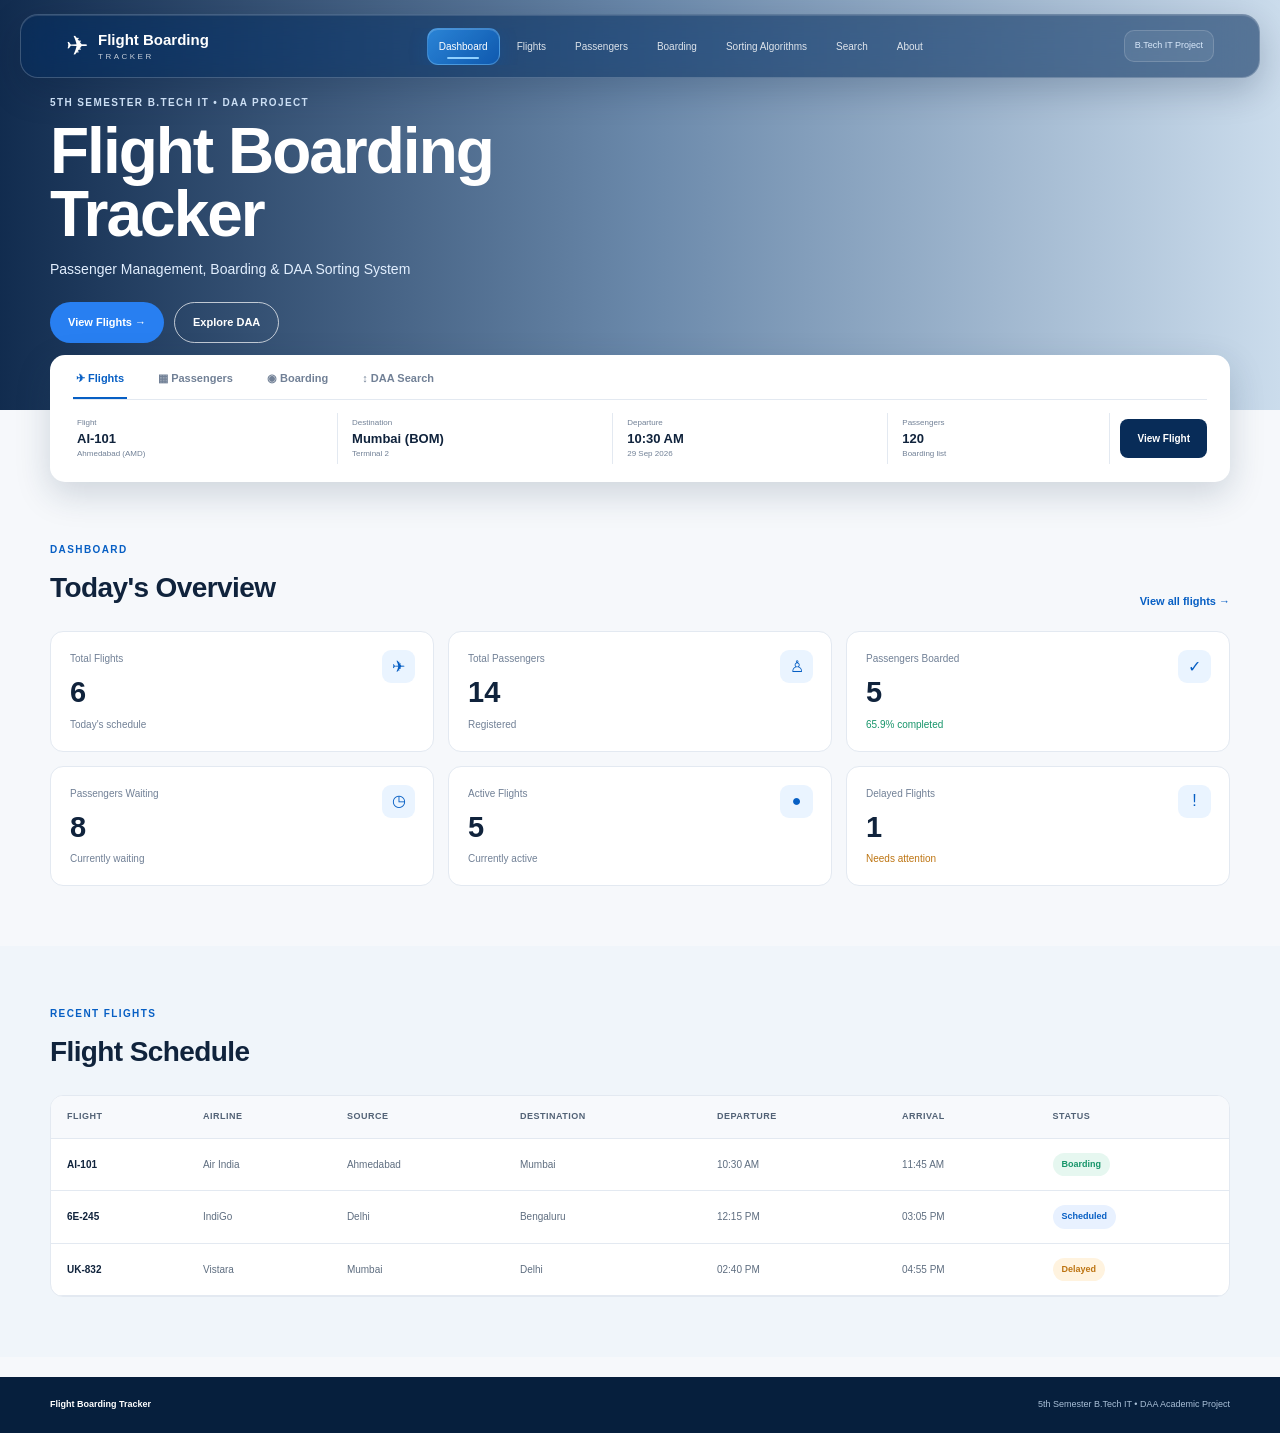
<file: DAA project final 1.0/index.html>
<!DOCTYPE html>
<html lang="en">
<head>
<meta charset="UTF-8">
<meta name="viewport" content="width=device-width, initial-scale=1.0">
<title>Flight Boarding Tracker - Dashboard</title>
<link rel="stylesheet" href="style.css">
</head>
<body>
<header class="topbar">
  <div class="container nav">
    <a class="brand" href="index.html"><span class="brand-mark">✈</span><span><strong>Flight Boarding</strong><small>TRACKER</small></span></a>
    <nav class="main-nav">
      <a class="active" href="index.html">Dashboard</a><a href="flights.html">Flights</a><a href="passengers.html">Passengers</a><a href="boarding.html">Boarding</a><a href="sorting.html">Sorting Algorithms</a><a href="search.html">Search</a><a href="about.html">About</a>
    </nav>
    <span class="student-badge">B.Tech IT Project</span>
  </div>
</header>

<section class="hero">
  <div class="hero-overlay"></div>
  <div class="container hero-content">
    <p class="eyebrow">5th Semester B.Tech IT • DAA Project</p>
    <h1>Flight Boarding<br>Tracker</h1>
    <p>Passenger Management, Boarding &amp; DAA Sorting System</p>
    <div class="hero-buttons"><a class="btn primary" href="flights.html">View Flights →</a><a class="btn outline" href="sorting.html">Explore DAA</a></div>
  </div>
</section>

<section class="search-panel container">
  <div class="search-tabs"><b class="active">✈ Flights</b><b>▦ Passengers</b><b>◉ Boarding</b><b>↕ DAA Search</b></div>
  <div class="search-fields">
    <div class="field"><span>Flight</span><strong>AI-101</strong><small>Ahmedabad (AMD)</small></div>
    <div class="field"><span>Destination</span><strong>Mumbai (BOM)</strong><small>Terminal 2</small></div>
    <div class="field"><span>Departure</span><strong>10:30 AM</strong><small>29 Sep 2026</small></div>
    <div class="field"><span>Passengers</span><strong>120</strong><small>Boarding list</small></div>
    <a class="search-btn" href="flights.html">View Flight</a>
  </div>
</section>

<main>
<section class="section">
<div class="container">
<div class="section-heading"><div><p class="eyebrow dark">Dashboard</p><h2>Today's Overview</h2></div><a class="text-link" href="flights.html">View all flights →</a></div>
<div class="stats-grid">
<div class="stat-card"><span class="stat-icon">✈</span><small>Total Flights</small><strong>18</strong><em>Today's schedule</em></div>
<div class="stat-card"><span class="stat-icon">♙</span><small>Total Passengers</small><strong>1,284</strong><em>Registered</em></div>
<div class="stat-card"><span class="stat-icon">✓</span><small>Passengers Boarded</small><strong>846</strong><em class="good-text">65.9% completed</em></div>
<div class="stat-card"><span class="stat-icon">◷</span><small>Passengers Waiting</small><strong>382</strong><em>Currently waiting</em></div>
<div class="stat-card"><span class="stat-icon">●</span><small>Active Flights</small><strong>7</strong><em>Currently active</em></div>
<div class="stat-card"><span class="stat-icon">!</span><small>Delayed Flights</small><strong>2</strong><em class="warning-text">Needs attention</em></div>
</div>
</div>
</section>

<section class="section light">
<div class="container">
<div class="section-heading"><div><p class="eyebrow dark">Recent Flights</p><h2>Flight Schedule</h2></div></div>
<div class="table-wrap"><table><thead><tr><th>Flight</th><th>Airline</th><th>Source</th><th>Destination</th><th>Departure</th><th>Arrival</th><th>Status</th></tr></thead>
<tbody>
<tr><td><b>AI-101</b></td><td>Air India</td><td>Ahmedabad</td><td>Mumbai</td><td>10:30 AM</td><td>11:45 AM</td><td><span class="badge green">Boarding</span></td></tr>
<tr><td><b>6E-245</b></td><td>IndiGo</td><td>Delhi</td><td>Bengaluru</td><td>12:15 PM</td><td>03:05 PM</td><td><span class="badge blue">Scheduled</span></td></tr>
<tr><td><b>UK-832</b></td><td>Vistara</td><td>Mumbai</td><td>Delhi</td><td>02:40 PM</td><td>04:55 PM</td><td><span class="badge orange">Delayed</span></td></tr>
</tbody></table></div>
</div>
</section>
</main>
<footer><div class="container footer-inner"><b>Flight Boarding Tracker</b><span>5th Semester B.Tech IT • DAA Academic Project</span></div></footer>
    <script src="js/script.js"></script>
</body>
</html>
</file>
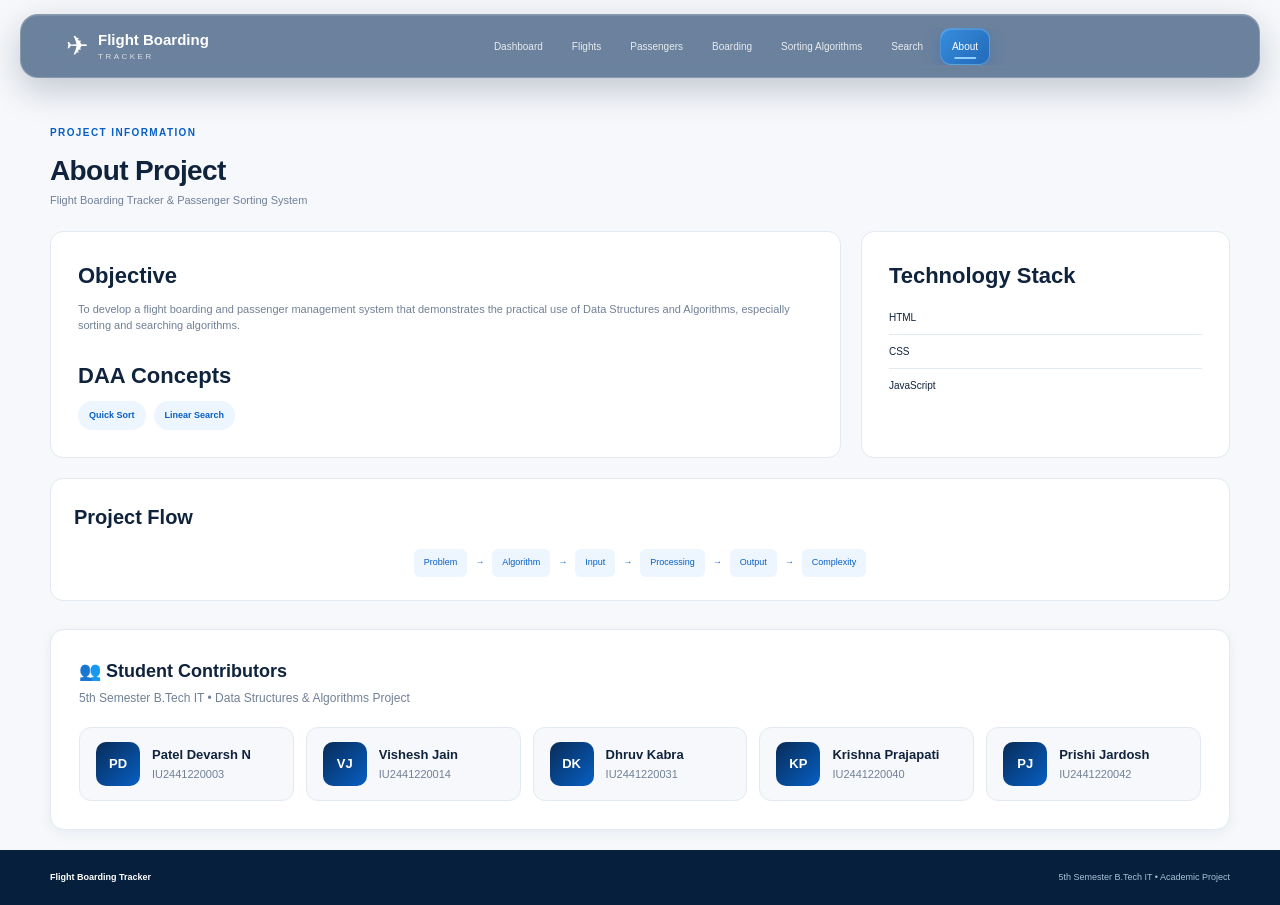
<file: DAA project final 1.0/about.html>
<!DOCTYPE html>
<html lang="en"><head><meta charset="UTF-8"><meta name="viewport" content="width=device-width,initial-scale=1.0"><title>About Project - Flight Boarding Tracker</title><link rel="stylesheet" href="style.css"></head>
<body>
<header class="topbar inner-top"><div class="container nav"><a class="brand" href="index.html"><span class="brand-mark">✈</span><span><strong>Flight Boarding</strong><small>TRACKER</small></span></a><nav class="main-nav"><a href="index.html">Dashboard</a><a href="flights.html">Flights</a><a href="passengers.html">Passengers</a><a href="boarding.html">Boarding</a><a href="sorting.html">Sorting Algorithms</a><a href="search.html">Search</a><a class="active" href="about.html">About</a></nav></div></header>
<main class="page"><div class="container">
<div class="page-heading"><div><p class="eyebrow dark">Project Information</p><h1>About Project</h1><p>Flight Boarding Tracker &amp; Passenger Sorting System</p></div></div>
<div class="about-layout"><div class="about-main"><h2>Objective</h2><p>To develop a flight boarding and passenger management system that demonstrates the practical use of Data Structures and Algorithms, especially sorting and searching algorithms.</p><h2>DAA Concepts</h2><div class="concepts"><span>Quick Sort</span><span>Linear Search</span></div></div>
<div class="tech-card"><h2>Technology Stack</h2><ul><li>HTML</li><li>CSS</li><li>JavaScript</li></ul></div></div>
<div class="how-card"><h2>Project Flow</h2><div class="flow-grid"><span>Problem</span><i>→</i><span>Algorithm</span><i>→</i><span>Input</span><i>→</i><span>Processing</span><i>→</i><span>Output</span><i>→</i><span>Complexity</span></div></div>
<div class="team-section">
<h2 class="team-title">👥 Student Contributors</h2>
<p class="team-subtitle">5th Semester B.Tech IT • Data Structures & Algorithms Project</p>
<div class="team-grid">
<div class="team-card">
<div class="team-avatar">PD</div>
<div class="team-info"><h3>Patel Devarsh N</h3><p class="team-id">IU2441220003</p></div>
</div>
<div class="team-card">
<div class="team-avatar">VJ</div>
<div class="team-info"><h3>Vishesh Jain</h3><p class="team-id">IU2441220014</p></div>
</div>
<div class="team-card">
<div class="team-avatar">DK</div>
<div class="team-info"><h3>Dhruv Kabra</h3><p class="team-id">IU2441220031</p></div>
</div>
<div class="team-card">
<div class="team-avatar">KP</div>
<div class="team-info"><h3>Krishna Prajapati</h3><p class="team-id">IU2441220040</p></div>
</div>
<div class="team-card">
<div class="team-avatar">PJ</div>
<div class="team-info"><h3>Prishi Jardosh</h3><p class="team-id">IU2441220042</p></div>
</div>
</div>
</div>
</div></main><footer><div class="container footer-inner"><b>Flight Boarding Tracker</b><span>5th Semester B.Tech IT • Academic Project</span></div></footer>    <script src="js/script.js"></script>
</body></html>
</file>
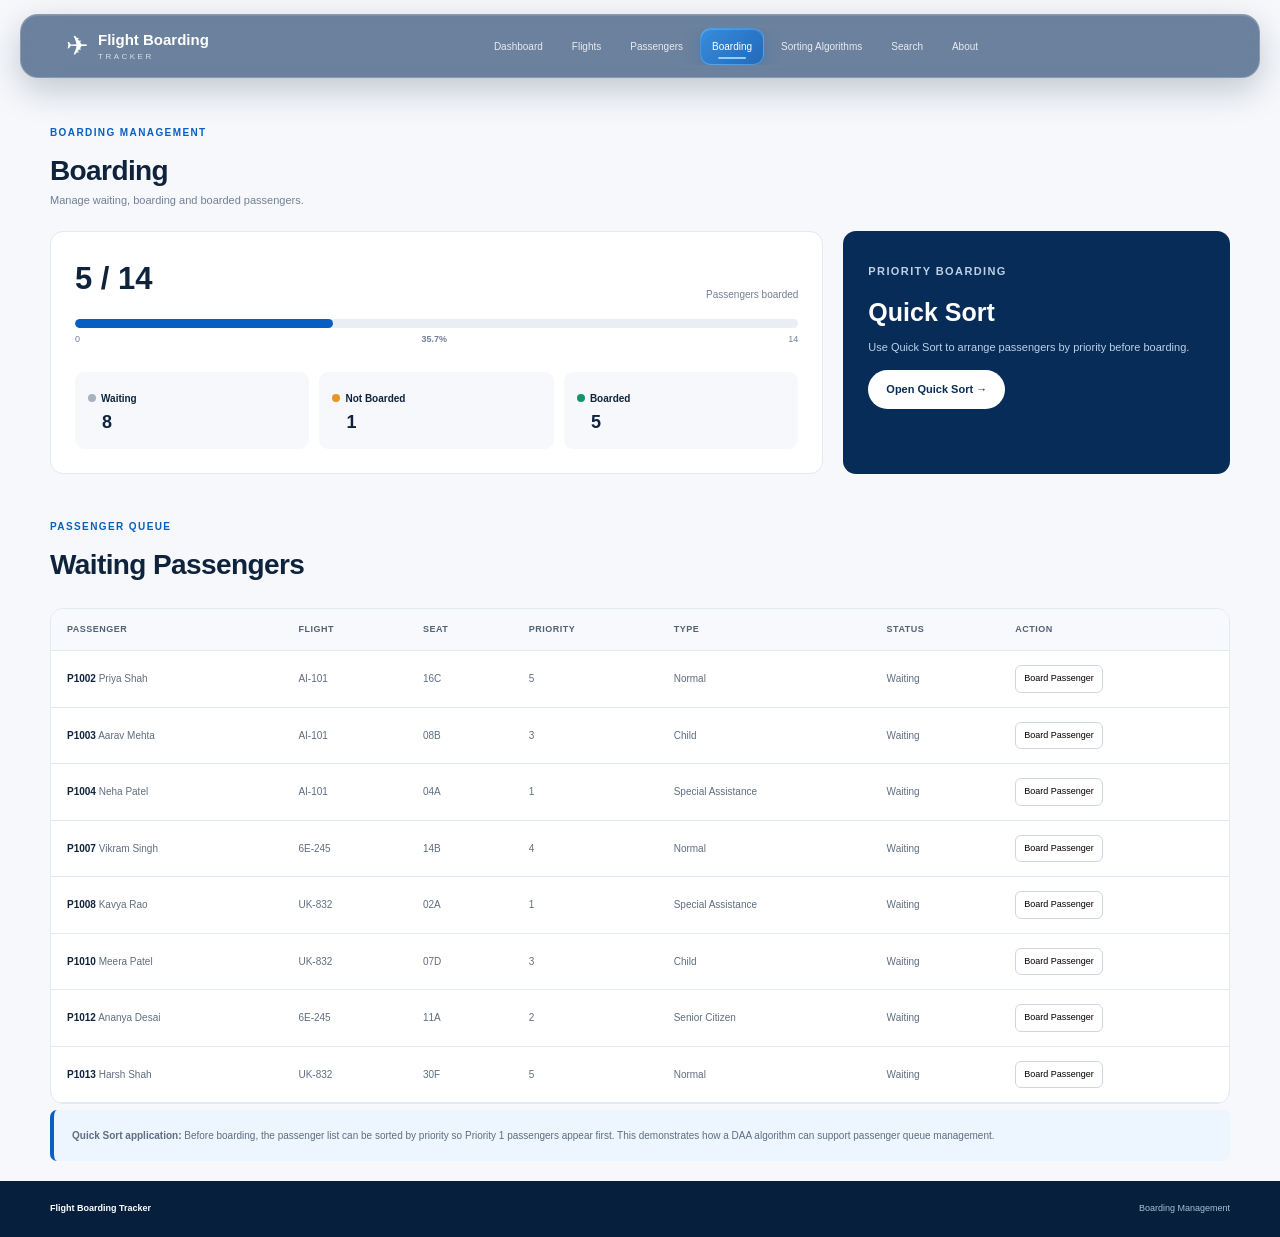
<file: DAA project final 1.0/boarding.html>
<!DOCTYPE html><html lang="en"><head><meta charset="UTF-8"><meta name="viewport" content="width=device-width,initial-scale=1.0"><title>Boarding - Flight Boarding Tracker</title><link rel="stylesheet" href="style.css"></head><body>
<header class="topbar inner-top"><div class="container nav"><a class="brand" href="index.html"><span class="brand-mark">✈</span><span><strong>Flight Boarding</strong><small>TRACKER</small></span></a><nav class="main-nav"><a href="index.html">Dashboard</a><a href="flights.html">Flights</a><a href="passengers.html">Passengers</a><a class="active" href="boarding.html">Boarding</a><a href="sorting.html">Sorting Algorithms</a><a href="search.html">Search</a><a href="about.html">About</a></nav></div></header>
<main class="page"><div class="container"><div class="page-heading"><div><p class="eyebrow dark">Boarding Management</p><h1>Boarding</h1><p>Manage waiting, boarding and boarded passengers.</p></div></div>
<div class="boarding-main"><div class="boarding-card"><div class="boarding-number"><strong id="boardedCount">5 / 14</strong><span>Passengers boarded</span></div><div class="progress"><span id="boardingProgress" style="width:35.7%"></span></div><div class="progress-labels"><span>0</span><b id="boardingPercent">35.7%</b><span id="totalCount">14</span></div><div class="boarding-columns"><div><span class="dot waiting"></span><b>Waiting</b><strong id="waitingCount">8</strong></div><div><span class="dot boarding"></span><b>Not Boarded</b><strong id="notBoardedCount">1</strong></div><div><span class="dot boarded"></span><b>Boarded</b><strong id="boardedOnly">5</strong></div></div></div><div class="priority-card"><p class="eyebrow">Priority Boarding</p><h2>Quick Sort</h2><p>Use Quick Sort to arrange passengers by priority before boarding.</p><a class="btn white" href="sorting.html">Open Quick Sort →</a></div></div>
<div class="section-heading margin-top"><div><p class="eyebrow dark">Passenger Queue</p><h2>Waiting Passengers</h2></div></div><div class="table-wrap"><table><thead><tr><th>Passenger</th><th>Flight</th><th>Seat</th><th>Priority</th><th>Type</th><th>Status</th><th>Action</th></tr></thead><tbody></tbody></table></div>
<div class="info-banner"><b>Quick Sort application:</b> Before boarding, the passenger list can be sorted by priority so Priority 1 passengers appear first. This demonstrates how a DAA algorithm can support passenger queue management.</div></div></main>
<footer><div class="container footer-inner"><b>Flight Boarding Tracker</b><span>Boarding Management</span></div></footer><script src="js/script.js"></script></body></html>
</file>
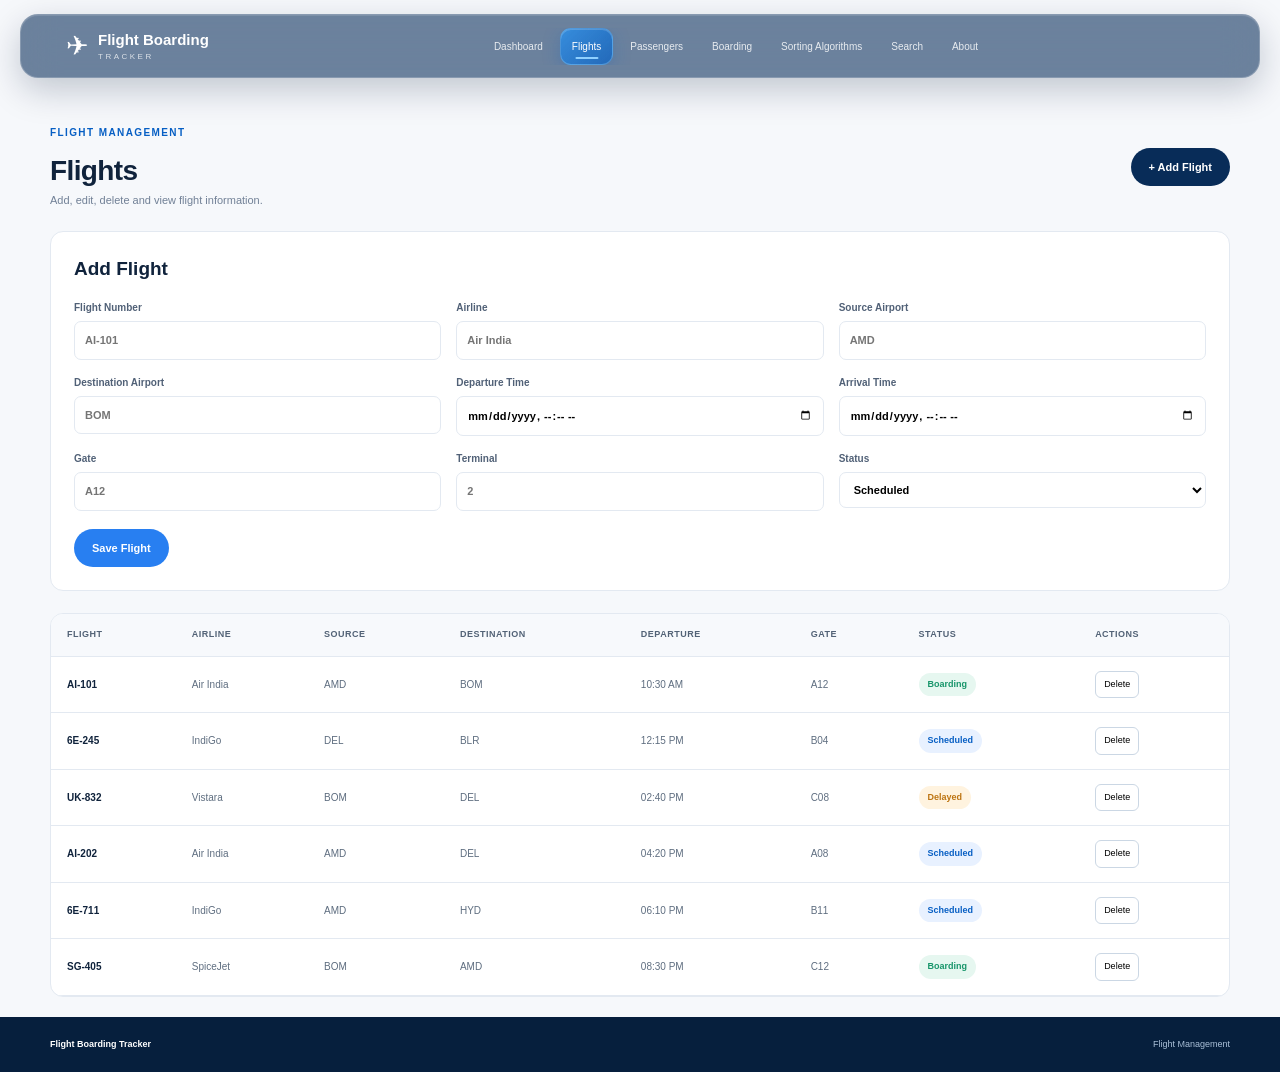
<file: DAA project final 1.0/flights.html>
<!DOCTYPE html>
<html lang="en"><head><meta charset="UTF-8"><meta name="viewport" content="width=device-width,initial-scale=1.0"><title>Flights - Flight Boarding Tracker</title><link rel="stylesheet" href="style.css"></head>
<body>
<header class="topbar inner-top"><div class="container nav"><a class="brand" href="index.html"><span class="brand-mark">✈</span><span><strong>Flight Boarding</strong><small>TRACKER</small></span></a><nav class="main-nav"><a href="index.html">Dashboard</a><a class="active" href="flights.html">Flights</a><a href="passengers.html">Passengers</a><a href="boarding.html">Boarding</a><a href="sorting.html">Sorting Algorithms</a><a href="search.html">Search</a><a href="about.html">About</a></nav></div></header>
<main class="page">
<div class="container">
<div class="page-heading"><div><p class="eyebrow dark">Flight Management</p><h1>Flights</h1><p>Add, edit, delete and view flight information.</p></div><button class="btn dark-btn">+ Add Flight</button></div>
<div class="form-card">
<h2>Add Flight</h2><div class="form-grid">
<label>Flight Number<input placeholder="AI-101"></label><label>Airline<input placeholder="Air India"></label><label>Source Airport<input placeholder="AMD"></label><label>Destination Airport<input placeholder="BOM"></label><label>Departure Time<input type="datetime-local"></label><label>Arrival Time<input type="datetime-local"></label><label>Gate<input placeholder="A12"></label><label>Terminal<input placeholder="2"></label><label>Status<select><option>Scheduled</option><option>Boarding</option><option>Departed</option><option>Delayed</option><option>Cancelled</option><option>Arrived</option></select></label>
</div><button class="btn primary-btn">Save Flight</button></div>
<div class="table-wrap"><table><thead><tr><th>Flight</th><th>Airline</th><th>Source</th><th>Destination</th><th>Departure</th><th>Gate</th><th>Status</th><th>Actions</th></tr></thead><tbody>
<tr><td><b>AI-101</b></td><td>Air India</td><td>AMD</td><td>BOM</td><td>10:30 AM</td><td>A12</td><td><span class="badge green">Boarding</span></td><td><button class="small-btn">Edit</button><button class="small-btn danger">Delete</button></td></tr>
<tr><td><b>6E-245</b></td><td>IndiGo</td><td>DEL</td><td>BLR</td><td>12:15 PM</td><td>B04</td><td><span class="badge blue">Scheduled</span></td><td><button class="small-btn">Edit</button><button class="small-btn danger">Delete</button></td></tr>
<tr><td><b>UK-832</b></td><td>Vistara</td><td>BOM</td><td>DEL</td><td>02:40 PM</td><td>C08</td><td><span class="badge orange">Delayed</span></td><td><button class="small-btn">Edit</button><button class="small-btn danger">Delete</button></td></tr>
</tbody></table></div>
</div></main>
<footer><div class="container footer-inner"><b>Flight Boarding Tracker</b><span>Flight Management</span></div></footer>
    <script src="js/script.js"></script>
</body></html>
</file>
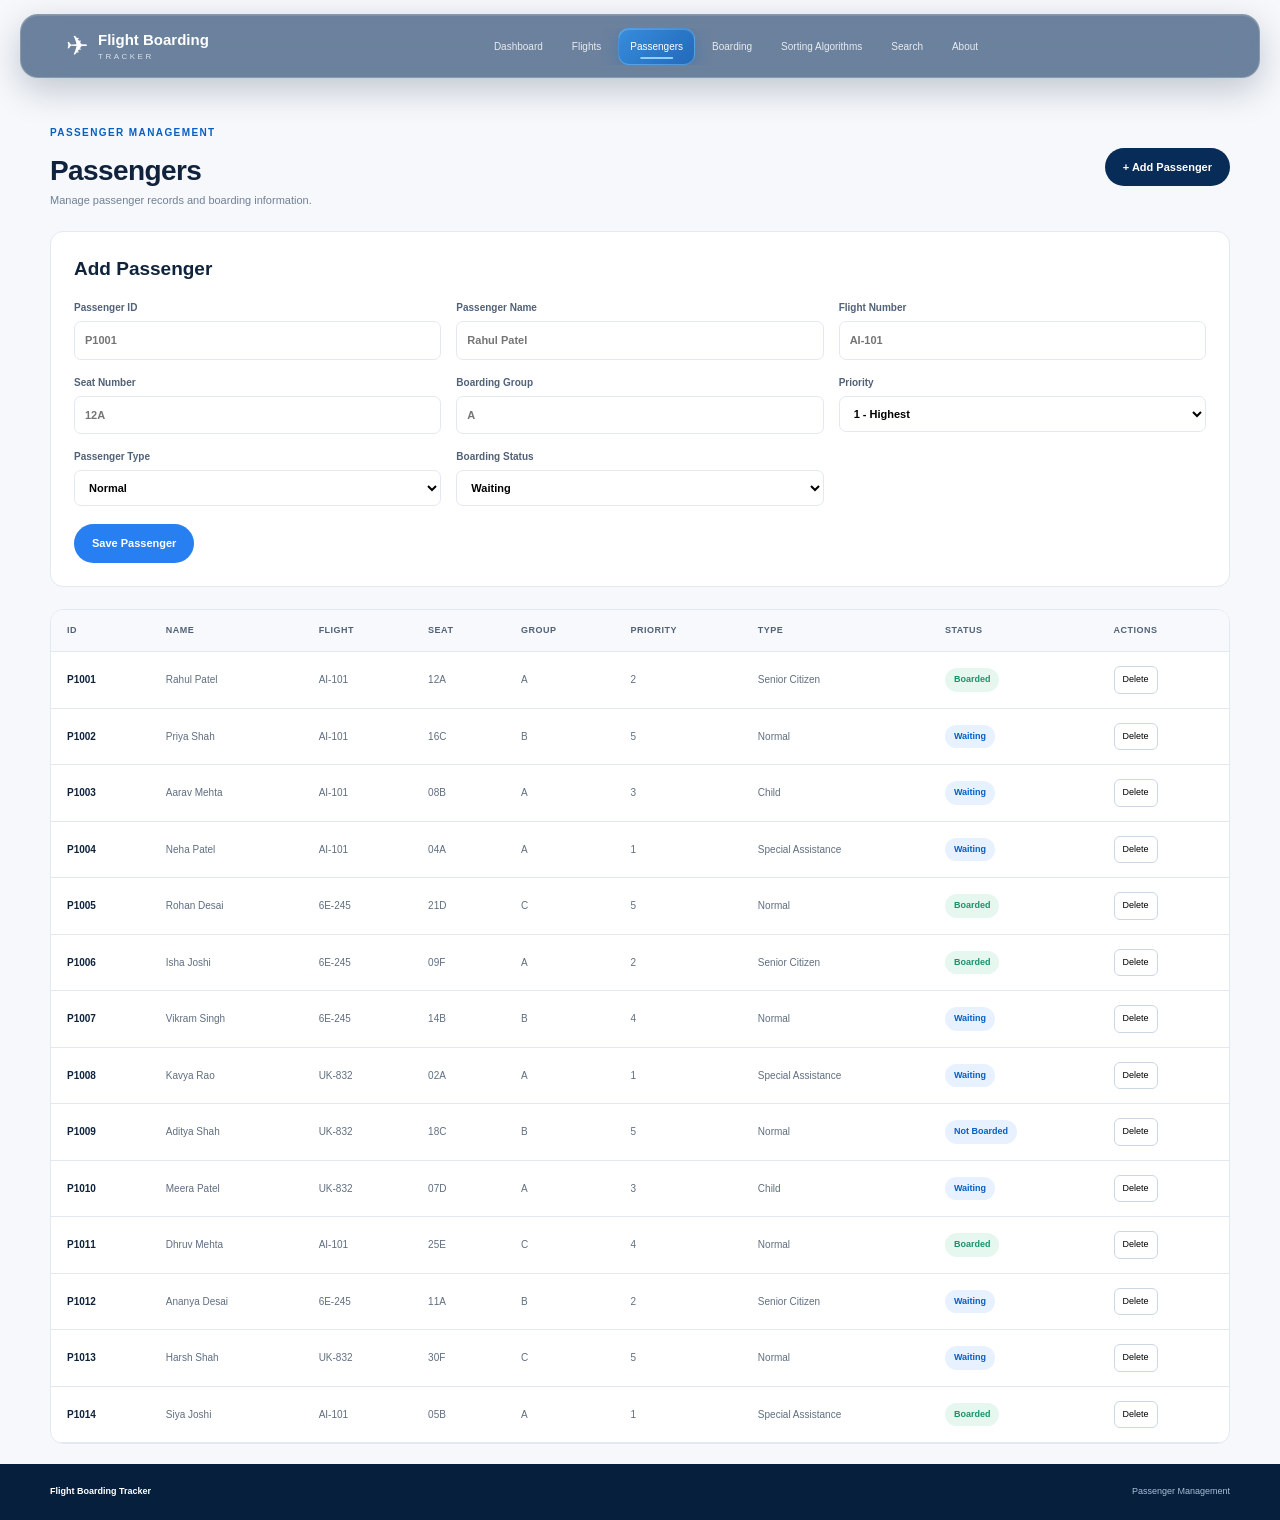
<file: DAA project final 1.0/passengers.html>
<!DOCTYPE html>
<html lang="en"><head><meta charset="UTF-8"><meta name="viewport" content="width=device-width,initial-scale=1.0"><title>Passengers - Flight Boarding Tracker</title><link rel="stylesheet" href="style.css"></head>
<body>
<header class="topbar inner-top"><div class="container nav"><a class="brand" href="index.html"><span class="brand-mark">✈</span><span><strong>Flight Boarding</strong><small>TRACKER</small></span></a><nav class="main-nav"><a href="index.html">Dashboard</a><a href="flights.html">Flights</a><a class="active" href="passengers.html">Passengers</a><a href="boarding.html">Boarding</a><a href="sorting.html">Sorting Algorithms</a><a href="search.html">Search</a><a href="about.html">About</a></nav></div></header>
<main class="page"><div class="container">
<div class="page-heading"><div><p class="eyebrow dark">Passenger Management</p><h1>Passengers</h1><p>Manage passenger records and boarding information.</p></div><button class="btn dark-btn">+ Add Passenger</button></div>
<div class="form-card"><h2>Add Passenger</h2><div class="form-grid">
<label>Passenger ID<input placeholder="P1001"></label><label>Passenger Name<input placeholder="Rahul Patel"></label><label>Flight Number<input placeholder="AI-101"></label><label>Seat Number<input placeholder="12A"></label><label>Boarding Group<input placeholder="A"></label><label>Priority<select><option>1 - Highest</option><option>2</option><option>3</option><option>4</option><option>5 - Normal</option></select></label><label>Passenger Type<select><option>Normal</option><option>Senior Citizen</option><option>Child</option><option>Special Assistance</option></select></label><label>Boarding Status<select><option>Waiting</option><option>Boarded</option><option>Not Boarded</option><option>Departed</option></select></label>
</div><button class="btn primary-btn">Save Passenger</button></div>
<div class="table-wrap"><table><thead><tr><th>ID</th><th>Name</th><th>Flight</th><th>Seat</th><th>Group</th><th>Priority</th><th>Type</th><th>Status</th><th>Actions</th></tr></thead><tbody>
<tr><td><b>P1001</b></td><td>Rahul Patel</td><td>AI-101</td><td>12A</td><td>A</td><td>2</td><td>Senior Citizen</td><td><span class="badge green">Boarded</span></td><td><button class="small-btn">Edit</button></td></tr>
<tr><td><b>P1002</b></td><td>Priya Shah</td><td>AI-101</td><td>16C</td><td>B</td><td>5</td><td>Normal</td><td><span class="badge blue">Waiting</span></td><td><button class="small-btn">Edit</button></td></tr>
<tr><td><b>P1003</b></td><td>Aarav Mehta</td><td>AI-101</td><td>08B</td><td>A</td><td>3</td><td>Child</td><td><span class="badge blue">Waiting</span></td><td><button class="small-btn">Edit</button></td></tr>
</tbody></table></div>
</div></main><footer><div class="container footer-inner"><b>Flight Boarding Tracker</b><span>Passenger Management</span></div></footer>    <script src="js/script.js"></script>
</body></html>
</file>
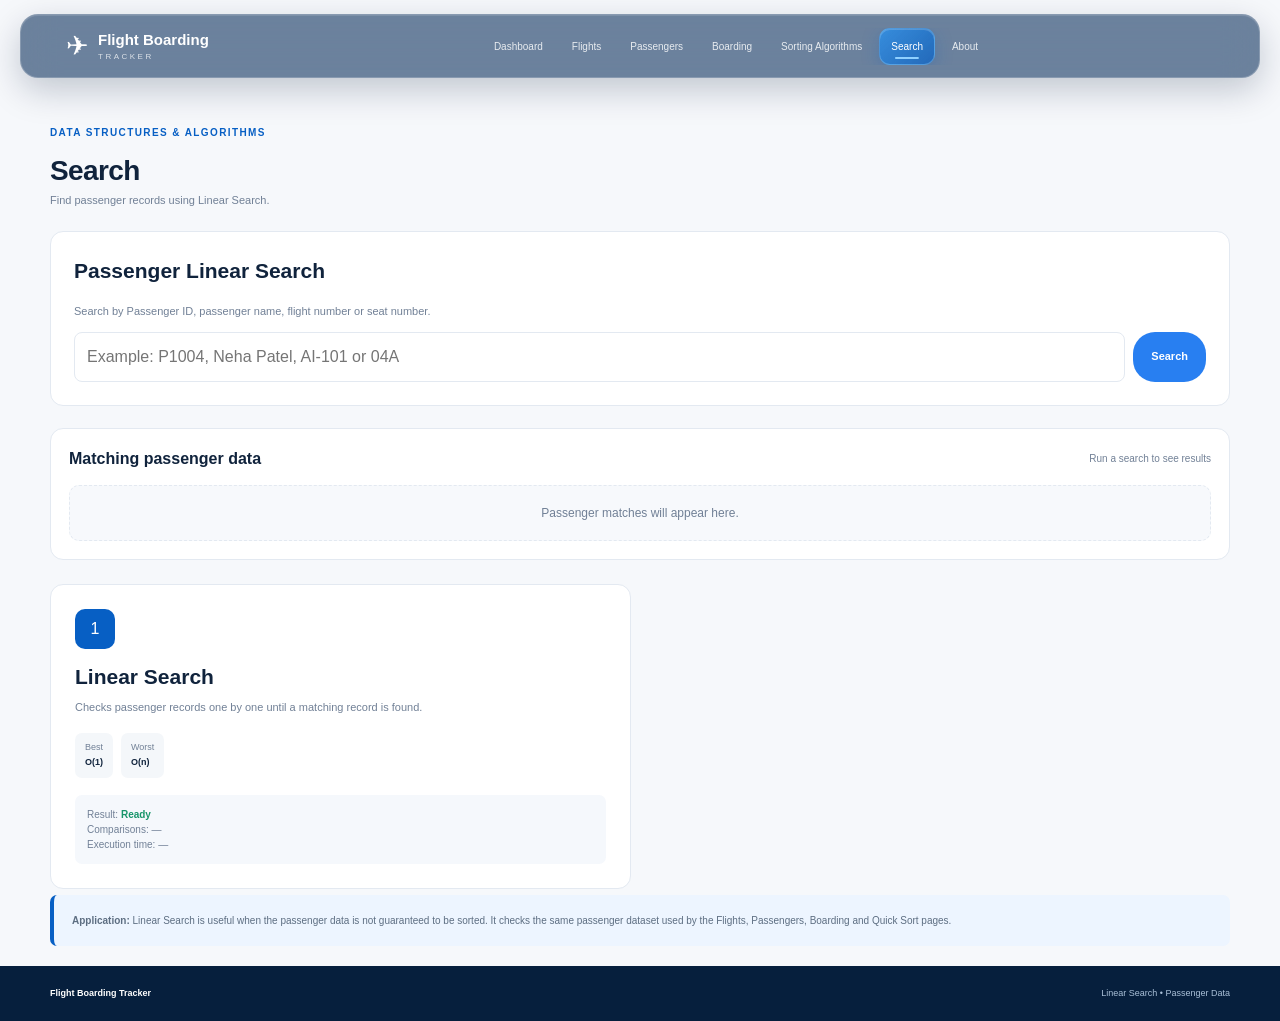
<file: DAA project final 1.0/search.html>
<!DOCTYPE html><html lang="en"><head><meta charset="UTF-8"><meta name="viewport" content="width=device-width,initial-scale=1.0"><title>Search - Flight Boarding Tracker</title><link rel="stylesheet" href="style.css"></head><body>
<header class="topbar inner-top"><div class="container nav"><a class="brand" href="index.html"><span class="brand-mark">✈</span><span><strong>Flight Boarding</strong><small>TRACKER</small></span></a><nav class="main-nav"><a href="index.html">Dashboard</a><a href="flights.html">Flights</a><a href="passengers.html">Passengers</a><a href="boarding.html">Boarding</a><a href="sorting.html">Sorting Algorithms</a><a class="active" href="search.html">Search</a><a href="about.html">About</a></nav></div></header>
<main class="page"><div class="container"><div class="page-heading"><div><p class="eyebrow dark">Data Structures &amp; Algorithms</p><h1>Search</h1><p>Find passenger records using Linear Search.</p></div></div>
<div class="search-box-large"><h2>Passenger Linear Search</h2><p class="muted" style="font-size:11px;margin-bottom:12px">Search by Passenger ID, passenger name, flight number or seat number.</p><div class="search-line"><input placeholder="Example: P1004, Neha Patel, AI-101 or 04A"><button class="btn primary-btn">Search</button></div></div>
<section class="search-found" aria-live="polite"><div class="search-found-heading"><h2>Matching passenger data</h2><span id="searchResultCount">Run a search to see results</span></div><div id="searchResults" class="search-found-list"><div class="linear-empty">Passenger matches will appear here.</div></div></section>
<div class="search-grid"><div class="search-method"><span class="algo-icon">1</span><h2>Linear Search</h2><p>Checks passenger records one by one until a matching record is found.</p><div class="complexity"><span>Best<b>O(1)</b></span><span>Worst<b>O(n)</b></span></div><div class="result">Result: <b>Ready</b><br>Comparisons: —<br>Execution time: —</div></div></div>
<div class="info-banner"><b>Application:</b> Linear Search is useful when the passenger data is not guaranteed to be sorted. It checks the same passenger dataset used by the Flights, Passengers, Boarding and Quick Sort pages.</div></div></main>
<footer><div class="container footer-inner"><b>Flight Boarding Tracker</b><span>Linear Search • Passenger Data</span></div></footer><script src="js/script.js"></script></body></html>
</file>
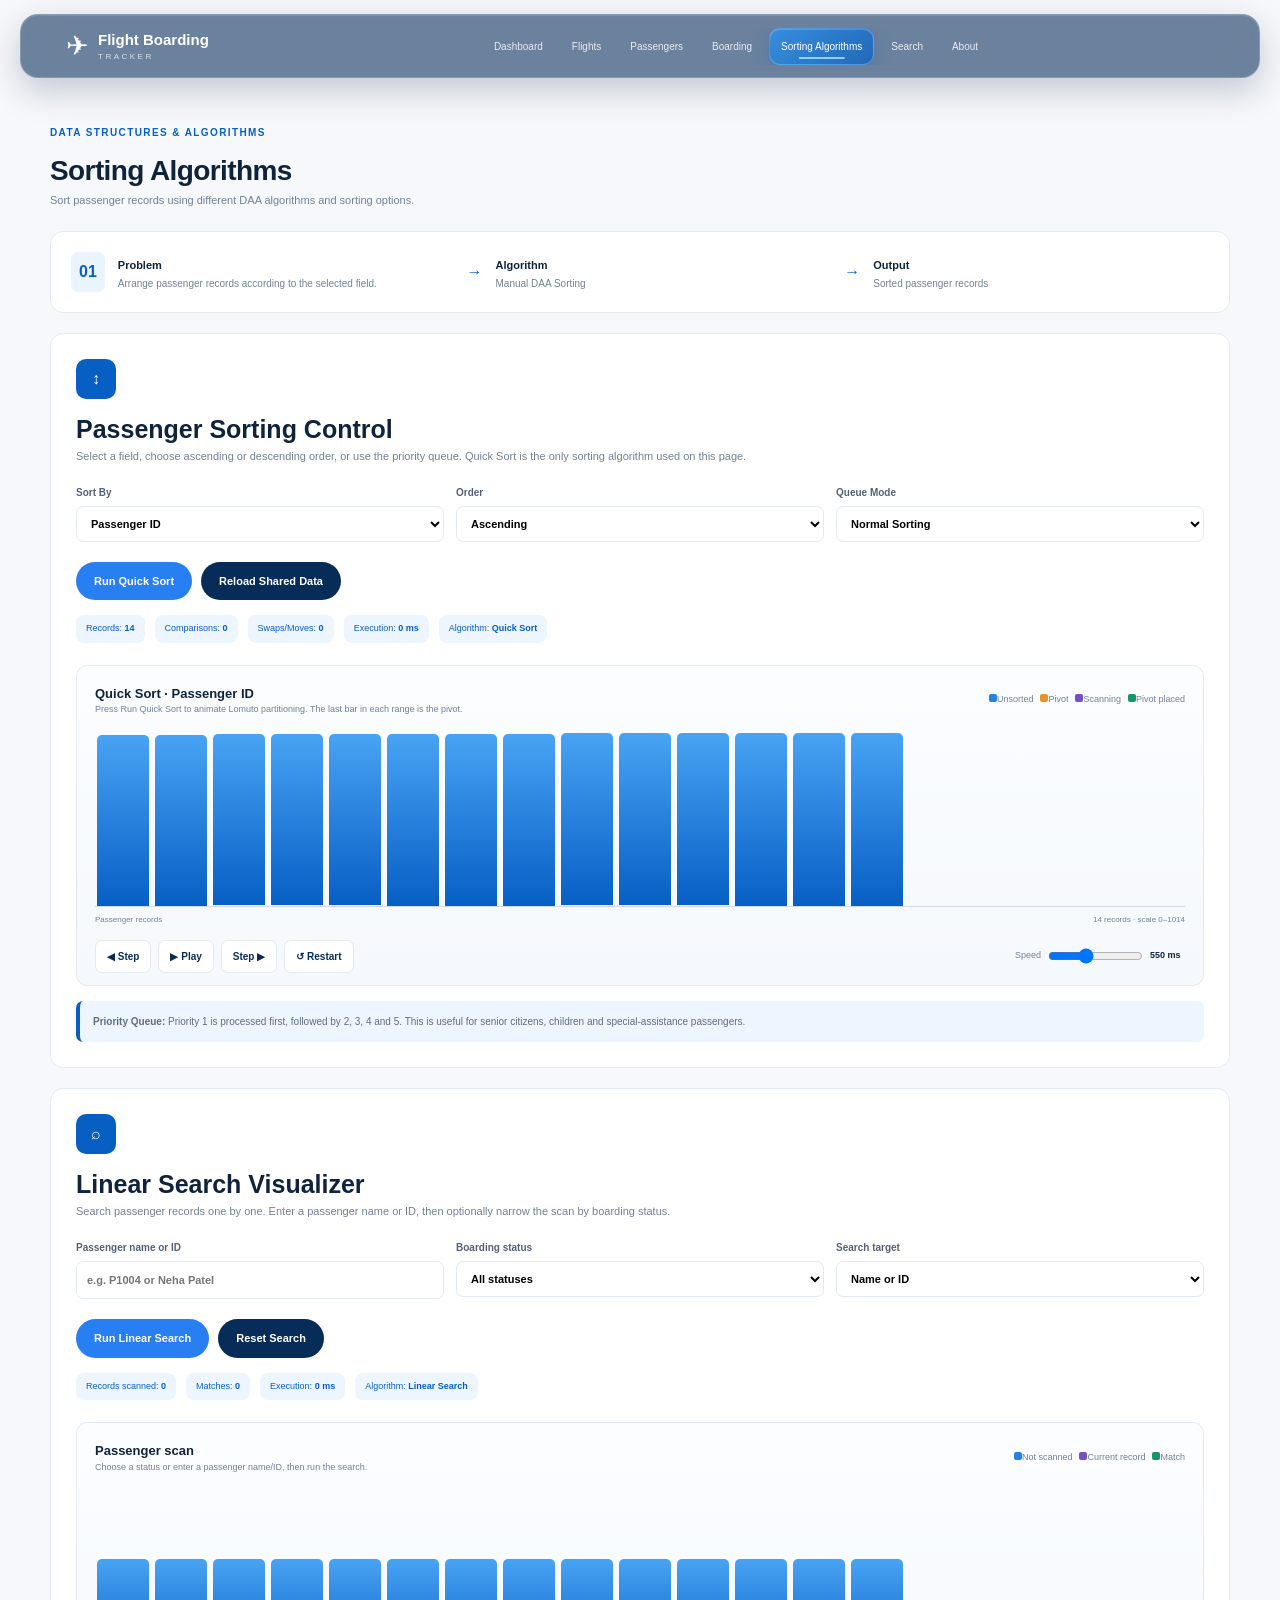
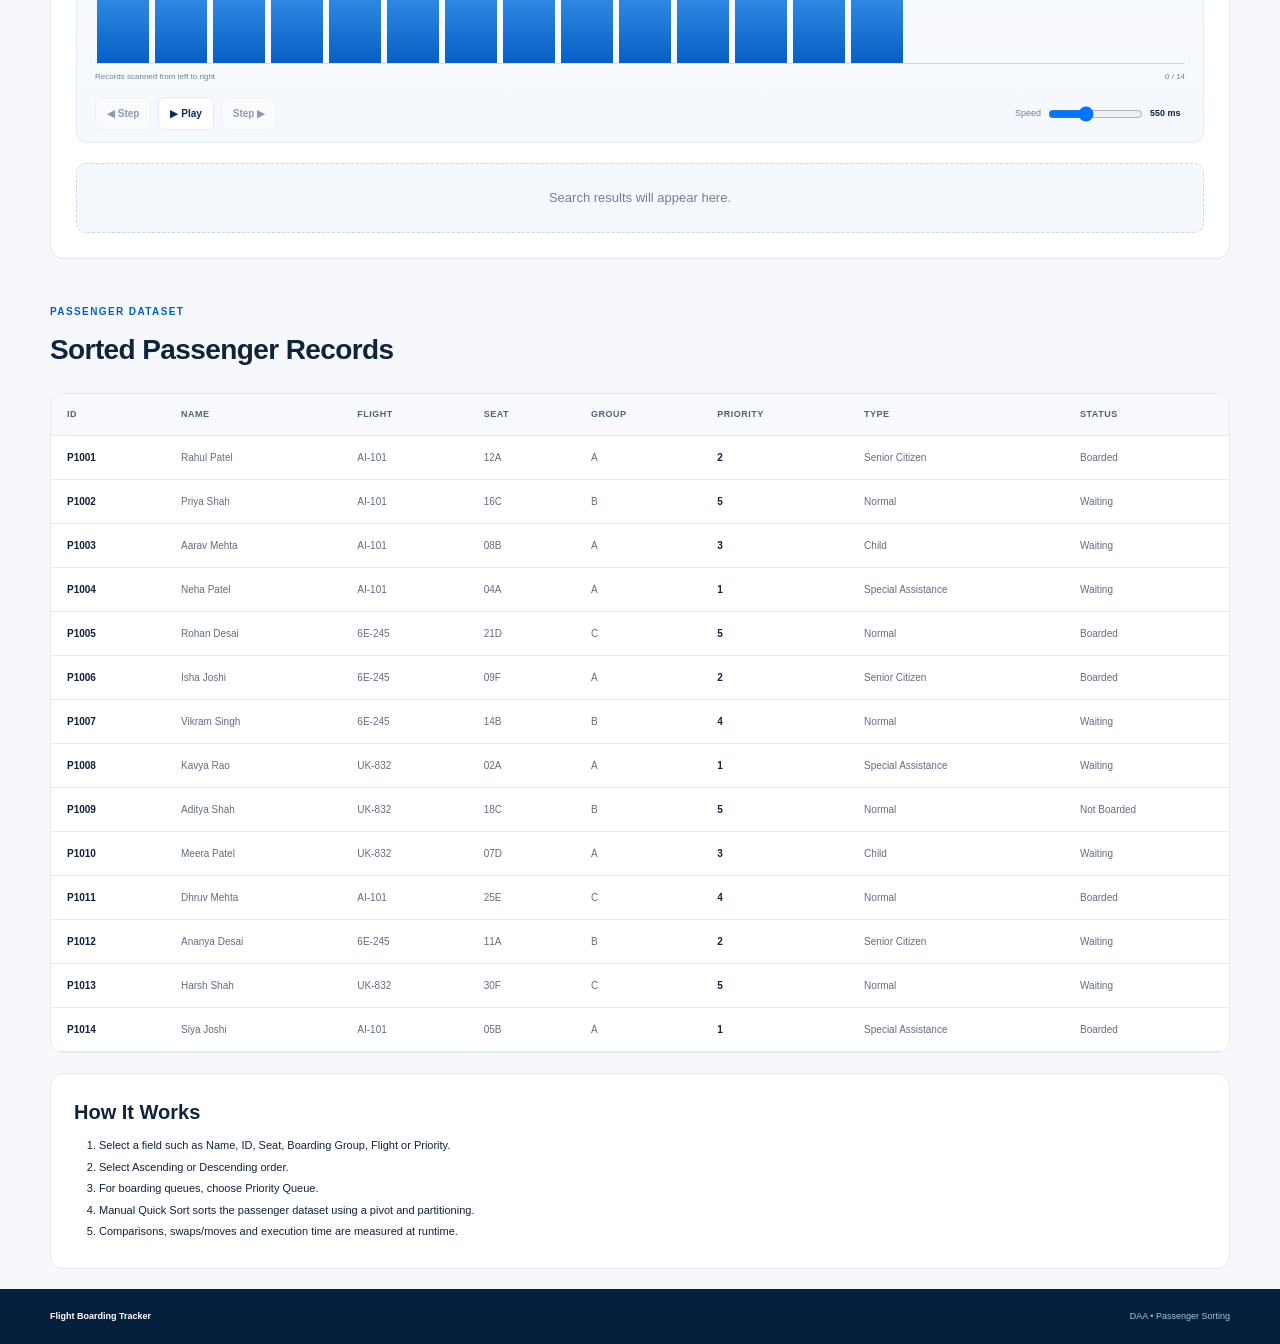
<file: DAA project final 1.0/sorting.html>
<!DOCTYPE html>
<html lang="en"><head><meta charset="UTF-8"><meta name="viewport" content="width=device-width,initial-scale=1.0"><title>Sorting Algorithms - Flight Boarding Tracker</title><link rel="stylesheet" href="style.css">
<style>
.sort-controls{display:grid;grid-template-columns:repeat(3,1fr);gap:12px;margin:20px 0}.sort-controls label{display:flex;flex-direction:column;gap:6px;font-size:10px;font-weight:700;color:#516177}.sort-controls select,.sort-controls input{border:1px solid var(--border);border-radius:7px;padding:10px;font-size:11px;background:#fff;outline:none}.sort-actions{display:flex;gap:9px;flex-wrap:wrap;margin-top:14px}.sort-status{display:flex;gap:10px;flex-wrap:wrap;margin-top:15px}.sort-status span{background:#edf5ff;color:var(--blue);padding:7px 10px;border-radius:8px;font-size:9px}.sort-table{margin-top:20px}.sort-table table{min-width:950px}.priority-note{background:#edf5ff;border-left:4px solid var(--blue);padding:13px;border-radius:7px;font-size:10px;color:#5d6e82;margin-top:15px}@media(max-width:800px){.sort-controls{grid-template-columns:1fr}.sort-actions .btn{width:100%}}
.sort-visual{margin-top:22px;padding:18px 18px 12px;border:1px solid var(--border);border-radius:11px;background:linear-gradient(180deg,#fbfdff,#f5f8fc)}.sort-visual-head{display:flex;justify-content:space-between;gap:12px;align-items:center}.sort-visual h3{font-size:13px}.sort-visual-head p{font-size:9px;color:var(--muted)}.sort-bars{height:190px;display:flex;align-items:flex-end;gap:6px;padding:16px 2px 0;border-bottom:1px solid #cfdae6;overflow:hidden}.sort-bar{position:relative;flex:1;min-width:8px;max-width:52px;height:var(--bar-height);background:linear-gradient(180deg,#48a3f4,#075fc4);border-radius:5px 5px 0 0;transition:height .3s,background .2s,transform .2s;animation:barIn .35s both;animation-delay:calc(var(--bar-index)*12ms)}.sort-bar.pivot{background:linear-gradient(180deg,#ffbb55,#e79528)}.sort-bar.miss{background:#b8c4d2}.sort-bar.scan{background:linear-gradient(180deg,#b18af6,#7650c8)}.sort-bar.sorted{background:linear-gradient(180deg,#46c99a,#138b65)}.sort-bar:hover{filter:brightness(1.08);transform:scaleX(1.05)}.sort-bar::after{content:attr(data-label);position:absolute;left:50%;bottom:calc(100% + 5px);transform:translateX(-50%);padding:4px 6px;border-radius:5px;background:#082c58;color:#fff;font-size:8px;white-space:nowrap;opacity:0;pointer-events:none;z-index:1}.sort-bar:hover::after,.sort-bar:focus-visible::after{opacity:1}.sort-bar:focus-visible{outline:2px solid #e79528;outline-offset:2px}.sort-axis{display:flex;justify-content:space-between;color:var(--muted);font-size:8px;margin-top:7px}.sort-legend{display:flex;gap:7px;align-items:center;font-size:9px;color:var(--muted);flex-wrap:wrap}.sort-legend i{display:inline-block;width:8px;height:8px;background:#2483dc;border-radius:2px}.sort-legend .pivot-key{background:#e79528}.sort-legend .scan-key{background:#7650c8}.sort-legend .sorted-key{background:#17956a}.sort-playback{display:flex;gap:7px;align-items:center;flex-wrap:wrap;margin-top:14px}.sort-playback button{border:1px solid var(--border);border-radius:7px;background:white;padding:8px 11px;color:var(--navy);font-size:10px;font-weight:700;cursor:pointer}.sort-playback button:hover{border-color:#9bc6e8;background:#edf5ff}.sort-playback button:disabled{opacity:.45;cursor:not-allowed}.sort-playback label{margin-left:auto;display:flex;align-items:center;gap:7px;color:var(--muted);font-size:9px}.sort-playback input{width:95px}.sort-playback output{min-width:35px;color:var(--text);font-weight:700}@keyframes barIn{from{opacity:.35;transform:scaleY(.2);transform-origin:bottom}to{opacity:1;transform:scaleY(1)}}
</style><style>.linear-results{display:grid;grid-template-columns:repeat(auto-fit,minmax(245px,1fr));gap:12px;margin-top:20px}.linear-person{background:#fff;border:1px solid var(--border);border-radius:11px;padding:18px 20px;box-shadow:0 5px 18px rgba(20,48,80,.05)}.linear-person h3{font-size:16px;margin-bottom:4px}.linear-person .linear-id{font-size:11px;color:var(--blue);font-weight:700}.linear-person dl{display:grid;grid-template-columns:1fr 1fr;gap:10px 14px;margin-top:15px}.linear-person dt{font-size:9px;text-transform:uppercase;letter-spacing:.5px;color:var(--muted)}.linear-person dd{font-size:12px;font-weight:700;color:var(--text);margin:2px 0 0}.linear-empty{grid-column:1/-1;background:#f5f8fc;border:1px dashed #cbd7e4;border-radius:10px;padding:24px;text-align:center;font-size:13px;color:var(--muted)}@media(max-width:560px){.linear-person dl{grid-template-columns:1fr 1fr}}</style></head><body>
<header class="topbar inner-top"><div class="container nav"><a class="brand" href="index.html"><span class="brand-mark">✈</span><span><strong>Flight Boarding</strong><small>TRACKER</small></span></a><nav class="main-nav"><a href="index.html">Dashboard</a><a href="flights.html">Flights</a><a href="passengers.html">Passengers</a><a href="boarding.html">Boarding</a><a class="active" href="sorting.html">Sorting Algorithms</a><a href="search.html">Search</a><a href="about.html">About</a></nav></div></header>
<main class="page"><div class="container">
<div class="page-heading"><div><p class="eyebrow dark">Data Structures &amp; Algorithms</p><h1>Sorting Algorithms</h1><p>Sort passenger records using different DAA algorithms and sorting options.</p></div></div>
<div class="problem-card"><div><span class="step">01</span><div><b>Problem</b><p>Arrange passenger records according to the selected field.</p></div><span class="arrow">→</span><div><b>Algorithm</b><p>Manual DAA Sorting</p></div><span class="arrow">→</span><div><b>Output</b><p>Sorted passenger records</p></div></div></div>
<div class="algorithm-card main-algorithm"><div class="algo-icon">↕</div><h2>Passenger Sorting Control</h2><p>Select a field, choose ascending or descending order, or use the priority queue. Quick Sort is the only sorting algorithm used on this page.</p>
<div class="sort-controls"><label>Sort By<select id="sortField"><option value="id">Passenger ID</option><option value="name">Passenger Name</option><option value="flight">Flight Number</option><option value="seat">Seat Number</option><option value="group">Boarding Group</option><option value="priority">Priority</option><option value="type">Passenger Type</option><option value="status">Boarding Status</option></select></label>
<label>Order<select id="sortOrder"><option value="asc">Ascending</option><option value="desc">Descending</option></select></label>
<label>Queue Mode<select id="queueMode"><option value="normal">Normal Sorting</option><option value="priority">Priority Queue (1 → 5)</option><option value="priorityDesc">Priority Queue (5 → 1)</option></select></label></div>
<div class="sort-actions"><button class="btn primary-btn" id="runSort">Run Quick Sort</button><button class="btn dark-btn" id="resetSort">Reload Shared Data</button></div>
<div class="sort-status"><span>Records: <b id="recordCount">14</b></span><span>Comparisons: <b id="comparisonCount">0</b></span><span>Swaps/Moves: <b id="swapCount">0</b></span><span>Execution: <b id="executionTime">0 ms</b></span><span>Algorithm: <b>Quick Sort</b></span></div>
<section class="sort-visual" aria-labelledby="sortChartTitle"><div class="sort-visual-head"><div><h3 id="sortChartTitle">Quick Sort visualizer</h3><p id="chartHelp" aria-live="polite">Press Run Quick Sort to animate Lomuto partitioning. The last bar in each range is the pivot.</p></div><span class="sort-legend"><span><i></i>Unsorted</span><span><i class="pivot-key"></i>Pivot</span><span><i class="scan-key"></i>Scanning</span><span><i class="sorted-key"></i>Pivot placed</span></span></div><div class="sort-bars" id="sortBars" role="list" aria-label="Quick Sort passenger bar chart"></div><div class="sort-axis"><span>Passenger records</span><span id="chartRange">14 records</span></div><div class="sort-playback"><button type="button" id="stepBack" aria-label="Previous sorting step">◀ Step</button><button type="button" id="playSort" aria-label="Play sorting animation">▶ Play</button><button type="button" id="stepForward" aria-label="Next sorting step">Step ▶</button><button type="button" id="restartSort">↺ Restart</button><label for="sortSpeed">Speed <input id="sortSpeed" type="range" min="150" max="1200" step="50" value="550"><output id="sortSpeedLabel">550 ms</output></label></div></section>
<div class="priority-note"><b>Priority Queue:</b> Priority 1 is processed first, followed by 2, 3, 4 and 5. This is useful for senior citizens, children and special-assistance passengers.</div></div>
<div class="algorithm-card main-algorithm" style="margin-top:20px"><div class="algo-icon">⌕</div><h2>Linear Search Visualizer</h2><p>Search passenger records one by one. Enter a passenger name or ID, then optionally narrow the scan by boarding status.</p><div class="sort-controls"><label>Passenger name or ID<input id="linearQuery" type="search" placeholder="e.g. P1004 or Neha Patel" autocomplete="off"></label><label>Boarding status<select id="linearStatus"><option value="all">All statuses</option><option value="Boarded">Boarded</option><option value="waiting">Yet to board (Waiting / Not Boarded)</option><option value="Departed">Departed</option></select></label><label>Search target<select id="linearField"><option value="both">Name or ID</option><option value="name">Name</option><option value="id">Passenger ID</option></select></label></div><div class="sort-actions"><button class="btn primary-btn" id="runLinear">Run Linear Search</button><button class="btn dark-btn" id="resetLinear">Reset Search</button></div><div class="sort-status"><span>Records scanned: <b id="linearScanned">0</b></span><span>Matches: <b id="linearMatches">0</b></span><span>Execution: <b id="linearTime">0 ms</b></span><span>Algorithm: <b>Linear Search</b></span></div><section class="sort-visual" aria-labelledby="linearTitle"><div class="sort-visual-head"><div><h3 id="linearTitle">Passenger scan</h3><p id="linearMessage" aria-live="polite">Choose a status or enter a passenger name/ID, then run the search.</p></div><span class="sort-legend"><span><i></i>Not scanned</span><span><i class="scan-key"></i>Current record</span><span><i class="sorted-key"></i>Match</span></span></div><div class="sort-bars" id="linearBars" role="list" aria-label="Linear search passenger scan"></div><div class="sort-axis"><span>Records scanned from left to right</span><span id="linearPosition">0 / 14</span></div><div class="sort-playback"><button type="button" id="linearBack" disabled>◀ Step</button><button type="button" id="linearPlay">▶ Play</button><button type="button" id="linearNext" disabled>Step ▶</button><label for="linearSpeed">Speed <input id="linearSpeed" type="range" min="150" max="1200" step="50" value="550"><output id="linearSpeedLabel">550 ms</output></label></div></section><div class="linear-results" id="linearResults" aria-live="polite"><div class="linear-empty">Search results will appear here.</div></div></div>
<div class="section-heading margin-top"><div><p class="eyebrow dark">Passenger Dataset</p><h2>Sorted Passenger Records</h2></div></div>
<div class="table-wrap sort-table"><table><thead><tr><th>ID</th><th>Name</th><th>Flight</th><th>Seat</th><th>Group</th><th>Priority</th><th>Type</th><th>Status</th></tr></thead><tbody id="passengerTable"></tbody></table></div>
<div class="how-card"><h2>How It Works</h2><ol><li>Select a field such as Name, ID, Seat, Boarding Group, Flight or Priority.</li><li>Select Ascending or Descending order.</li><li>For boarding queues, choose Priority Queue.</li><li>Manual Quick Sort sorts the passenger dataset using a pivot and partitioning.</li><li>Comparisons, swaps/moves and execution time are measured at runtime.</li></ol></div>

</div></main><footer><div class="container footer-inner"><b>Flight Boarding Tracker</b><span>DAA • Passenger Sorting</span></div></footer>
<script>
(function(){const defaults=[
['P1001','Rahul Patel','AI-101','12A','A',2,'Senior Citizen','Boarded'],['P1002','Priya Shah','AI-101','16C','B',5,'Normal','Waiting'],['P1003','Aarav Mehta','AI-101','08B','A',3,'Child','Waiting'],['P1004','Neha Patel','AI-101','04A','A',1,'Special Assistance','Waiting'],['P1005','Rohan Desai','6E-245','21D','C',5,'Normal','Boarded'],['P1006','Isha Joshi','6E-245','09F','A',2,'Senior Citizen','Boarded'],['P1007','Vikram Singh','6E-245','14B','B',4,'Normal','Waiting'],['P1008','Kavya Rao','UK-832','02A','A',1,'Special Assistance','Waiting'],['P1009','Aditya Shah','UK-832','18C','B',5,'Normal','Not Boarded'],['P1010','Meera Patel','UK-832','07D','A',3,'Child','Waiting'],['P1011','Dhruv Mehta','AI-101','25E','C',4,'Normal','Boarded'],['P1012','Ananya Desai','6E-245','11A','B',2,'Senior Citizen','Waiting'],['P1013','Harsh Shah','UK-832','30F','C',5,'Normal','Waiting'],['P1014','Siya Joshi','AI-101','05B','A',1,'Special Assistance','Boarded']].map(x=>({id:x[0],name:x[1],flight:x[2],seat:x[3],group:x[4],priority:x[5],type:x[6],status:x[7]}));function readSharedData(){try{const saved=JSON.parse(localStorage.getItem("passengers"));if(Array.isArray(saved))return saved}catch(e){}localStorage.setItem("passengers",JSON.stringify(defaults));return defaults.map(x=>({...x}))}let data=readSharedData();
const val=(p,f)=>f==='priority'?+p[f]:f==='id'||f==='seat'?parseInt(String(p[f]).replace(/\D/g,''))||0:String(p[f]||'').toLowerCase();const cmp=(a,b,f,d)=>{let x=val(a,f),y=val(b,f),r=typeof x==='number'&&typeof y==='number'?x-y:x<y?-1:x>y?1:0;return d==='asc'?r:-r};
let frames=[],frameIndex=0,playTimer=null,sortField='id';function traceQuick(a,f,d,s){const steps=[],locked=new Set();const save=(l,h,j,p,kind,note)=>steps.push({a:a.map(x=>({...x})),l,h,j,p,kind,note,locked:[...locked]});function q(l,h){if(l>=h){if(l===h){locked.add(l);save(l,h,-1,-1,'placed',`${a[l].name} is in its final position.`)}return}const pivot=a[h];let i=l-1;save(l,h,-1,h,'pivot',`Partition records ${l+1}–${h+1}; pivot is ${pivot.name} (${val(pivot,f)}).`);for(let j=l;j<h;j++){s.c++;save(l,h,j,h,'scan',`Compare ${a[j].name} (${val(a[j],f)}) with pivot ${val(pivot,f)}.`);if(cmp(a[j],pivot,f,d)<=0){i++;if(i!==j){[a[i],a[j]]=[a[j],a[i]];s.sw++}save(l,h,j,h,'move',`${a[i].name} belongs before the pivot; move it into the left partition.`)}}if(i+1!==h){[a[i+1],a[h]]=[a[h],a[i+1]];s.sw++}locked.add(i+1);save(l,h,-1,i+1,'placed',`Place pivot ${pivot.name} at position ${i+2}. Recurse on each side.`);q(l,i);q(i+2,h)}q(0,a.length-1);a.forEach((_,i)=>locked.add(i));steps.push({a:a.map(x=>({...x})),l:0,h:a.length-1,j:-1,p:-1,kind:'done',note:'Array sorted. Every pivot is in its final position.',locked:[...locked]});return {sorted:a,steps}}
function esc(x){return String(x).replace(/[&<>"']/g,m=>({'&':'&amp;','<':'&lt;','>':'&gt;','"':'&quot;',"'":'&#039;'}[m]))}function chartValue(p,f){return val(p,f)}function renderChart(frame){const f=sortField,rows=frame?frame.a:data,values=rows.map(p=>chartValue(p,f)),numeric=values.every(v=>typeof v==='number'),ladder=[...new Set(values)].sort((a,b)=>a<b?-1:a>b?1:0),max=numeric?Math.max(...values,1):ladder.length,bars=document.getElementById('sortBars');bars.innerHTML=rows.map((p,i)=>{const v=values[i],height=numeric?Math.max(12,(v/max)*100):Math.max(12,((ladder.indexOf(v)+1)/max)*100),state=frame&&(i===frame.p?(frame.kind==='placed'||frame.kind==='done'?'sorted':'pivot'):i===frame.j&&frame.kind==='scan'?'scan':frame.locked.includes(i)?'sorted':'');return `<div class="sort-bar ${state}" role="listitem" tabindex="0" aria-label="${esc(`${p.id} · ${p.name} · ${f}: ${v}${i===frame?.p?' · pivot':''}`)}" data-label="${esc(`${p.id} · ${v}`)}" style="--bar-height:${height}%;--bar-index:${i}"></div>`}).join('');document.getElementById('sortChartTitle').textContent=`Quick Sort · ${document.getElementById('sortField').selectedOptions[0].text}`;document.getElementById('chartRange').textContent=`${rows.length} records${numeric?` · scale 0–${max}`:''}`;if(frame)document.getElementById('chartHelp').textContent=`Step ${frameIndex+1} of ${frames.length}: ${frame.note}`}
function setFrame(i){if(!frames.length)return;frameIndex=Math.max(0,Math.min(i,frames.length-1));data=frames[frameIndex].a.map(x=>({...x}));renderTable();renderChart(frames[frameIndex]);document.getElementById('stepBack').disabled=frameIndex===0;document.getElementById('stepForward').disabled=frameIndex===frames.length-1;if(frameIndex===frames.length-1){clearInterval(playTimer);playTimer=null;localStorage.setItem("passengers",JSON.stringify(data))}}function renderTable(){document.getElementById('passengerTable').innerHTML=data.map(p=>`<tr><td><b>${esc(p.id)}</b></td><td>${esc(p.name)}</td><td>${esc(p.flight)}</td><td>${esc(p.seat)}</td><td>${esc(p.group)}</td><td><b>${p.priority}</b></td><td>${esc(p.type)}</td><td>${esc(p.status)}</td></tr>`).join('');document.getElementById('recordCount').textContent=data.length}function render(){renderTable();renderChart()}
document.getElementById('sortSpeed').oninput=e=>document.getElementById('sortSpeedLabel').value=e.target.value+' ms';document.getElementById('stepBack').onclick=()=>setFrame(frameIndex-1);document.getElementById('stepForward').onclick=()=>setFrame(frameIndex+1);document.getElementById('playSort').onclick=()=>{if(!frames.length)return;if(playTimer){clearInterval(playTimer);playTimer=null;document.getElementById('playSort').textContent='▶ Play';return}document.getElementById('playSort').textContent='Ⅱ Pause';playTimer=setInterval(()=>{if(frameIndex>=frames.length-1){clearInterval(playTimer);playTimer=null;document.getElementById('playSort').textContent='▶ Play';return}setFrame(frameIndex+1)},Number(document.getElementById('sortSpeed').value))};document.getElementById('restartSort').onclick=()=>{clearInterval(playTimer);playTimer=null;document.getElementById('playSort').textContent='▶ Play';if(frames.length)setFrame(0);else renderChart()};document.getElementById('sortField').addEventListener('change',()=>{sortField=document.getElementById('sortField').value;frames=[];clearInterval(playTimer);playTimer=null;renderChart();document.getElementById('chartHelp').textContent='Press Run Quick Sort to animate Lomuto partitioning. The last bar in each range is the pivot.'});document.getElementById('runSort').onclick=()=>{let f=document.getElementById('sortField').value,d=document.getElementById('sortOrder').value,q=document.getElementById('queueMode').value;if(q==='priority'){f='priority';d='asc';document.getElementById('sortField').value=f;document.getElementById('sortOrder').value=d}if(q==='priorityDesc'){f='priority';d='desc';document.getElementById('sortField').value=f;document.getElementById('sortOrder').value=d}sortField=f;let s={c:0,sw:0},a=data.map(x=>({...x})),t=performance.now(),result=traceQuick(a,f,d,s);frames=result.steps;frameIndex=0;data=a;document.getElementById('comparisonCount').textContent=s.c;document.getElementById('swapCount').textContent=s.sw;document.getElementById('executionTime').textContent=(performance.now()-t).toFixed(4)+' ms';clearInterval(playTimer);playTimer=null;document.getElementById('playSort').textContent='▶ Play';setFrame(0)};document.getElementById('resetSort').onclick=()=>{clearInterval(playTimer);playTimer=null;frames=[];frameIndex=0;data=readSharedData();document.getElementById('comparisonCount').textContent=0;document.getElementById('swapCount').textContent=0;document.getElementById('executionTime').textContent='0 ms';document.getElementById('sortField').value='id';document.getElementById('sortOrder').value='asc';document.getElementById('queueMode').value='normal';sortField='id';document.getElementById('playSort').textContent='▶ Play';render()};render()})();
</script><script src="js/linear-search.js"></script></body></html>
</file>
<file: DAA project final 1.0/style.css>
* {
    margin: 0;
    padding: 0;
    box-sizing: border-box
}

:root {
    --navy: #082c58;
    --blue: #075fc4;
    --text: #10233c;
    --muted: #718096;
    --border: #e3e9f1;
    --green: #17956a;
    --orange: #e79528;
    --bg: #f6f8fb
}

html {
    scroll-behavior: smooth
}

body {
    font-family: Arial, Helvetica, sans-serif;
    color: var(--text);
    background: var(--bg);
    line-height: 1.5
}

a {
    text-decoration: none;
    color: inherit
}

button,
input,
select {
    font: inherit
}

.container {
    width: min(1180px, calc(100% - 48px));
    margin: auto
}

.topbar {
    position: fixed;
    z-index: 1000;
    top: 14px;
    left: 50%;
    transform: translateX(-50%);
    width: min(1240px, calc(100% - 28px));
    color: #fff;
    background: rgba(8, 44, 88, .58);
    border: 1px solid rgba(255, 255, 255, .20);
    border-radius: 18px;
    backdrop-filter: blur(18px) saturate(135%);
    -webkit-backdrop-filter: blur(18px) saturate(135%);
    box-shadow: 0 12px 35px rgba(0, 24, 55, .22), inset 0 1px 0 rgba(255, 255, 255, .12);
    transition: background .35s ease, box-shadow .35s ease, border-color .35s ease
}

.topbar:hover {
    background: rgba(8, 44, 88, .72);
    border-color: rgba(255, 255, 255, .30);
    box-shadow: 0 16px 45px rgba(0, 24, 55, .28), inset 0 1px 0 rgba(255, 255, 255, .18)
}

.topbar.inner-top {
    position: fixed
}

.nav {
    min-height: 62px;
    display: flex;
    align-items: center;
    gap: 20px;
    padding: 0 16px
}

.brand {
    display: flex;
    align-items: center;
    gap: 9px;
    min-width: 172px;
    transition: transform .3s ease, filter .3s ease
}

.brand:hover {
    transform: translateY(-1px) scale(1.02);
    filter: brightness(1.15)
}

.brand-mark {
    font-size: 27px;
    transition: transform .5s ease
}

.brand:hover .brand-mark {
    transform: translateX(4px) rotate(-8deg)
}

.brand strong {
    display: block;
    font-size: 15px
}

.brand small {
    display: block;
    font-size: 8px;
    letter-spacing: 2.5px;
    opacity: .75
}

.main-nav {
    display: flex;
    justify-content: center;
    gap: 5px;
    flex: 1;
    overflow-x: auto;
    scrollbar-width: none
}

.main-nav::-webkit-scrollbar {
    display: none
}

.main-nav a {
    position: relative;
    font-size: 10px;
    white-space: nowrap;
    padding: 10px 11px;
    border: 1px solid transparent;
    border-radius: 11px;
    opacity: .84;
    transition: color .28s ease, background .28s ease, border-color .28s ease, transform .28s ease, box-shadow .28s ease
}

.main-nav a::after {
    content: "";
    position: absolute;
    left: 50%;
    bottom: 5px;
    width: 0;
    height: 2px;
    border-radius: 10px;
    background: #8fd0ff;
    transform: translateX(-50%);
    transition: width .3s ease
}

.main-nav a:hover {
    color: #fff;
    opacity: 1;
    background: rgba(255, 255, 255, .13);
    border-color: rgba(255, 255, 255, .14);
    transform: translateY(-2px);
    box-shadow: 0 5px 16px rgba(0, 0, 0, .10)
}

.main-nav a:hover::after,
.main-nav a.active::after {
    width: 45%
}

.main-nav a.active {
    opacity: 1;
    color: #fff;
    background: linear-gradient(135deg, rgba(45, 143, 232, .85), rgba(7, 95, 196, .72));
    border-color: rgba(147, 211, 255, .35);
    box-shadow: 0 5px 18px rgba(0, 91, 190, .25), inset 0 1px 0 rgba(255, 255, 255, .18);
    animation: navGlow 3s ease-in-out infinite
}

.student-badge {
    font-size: 9px;
    white-space: nowrap;
    color: #d9e9fb;
    padding: 8px 10px;
    border: 1px solid rgba(255, 255, 255, .16);
    border-radius: 10px;
    background: rgba(255, 255, 255, .07)
}

.hero {
    min-height: 410px;
    position: relative;
    color: white;
    background: linear-gradient(90deg, rgba(3, 31, 68, .94), rgba(4, 55, 111, .58), rgba(7, 93, 168, .18)), url("https://images.unsplash.com/photo-1436491865332-7a61a109cc05?auto=format&fit=crop&w=1800&q=85") center/cover no-repeat
}

.hero-content {
    padding-top: 95px
}

.hero h1 {
    font-size: clamp(43px, 5vw, 64px);
    line-height: .98;
    letter-spacing: -2px;
    margin: 10px 0 14px
}

.hero-content>p:not(.eyebrow) {
    color: #e2efff;
    font-size: 14px
}

.eyebrow {
    color: #d7eaff;
    font-size: 10px;
    font-weight: 700;
    letter-spacing: 1.4px;
    text-transform: uppercase;
    margin-bottom: 10px
}

.eyebrow.dark {
    color: var(--blue)
}

.hero-buttons {
    display: flex;
    gap: 10px;
    margin-top: 22px
}

.btn {
    display: inline-flex;
    align-items: center;
    justify-content: center;
    gap: 8px;
    padding: 11px 18px;
    border: 0;
    border-radius: 22px;
    font-size: 11px;
    font-weight: 700;
    cursor: pointer
}

.primary,
.primary-btn {
    background: #287ff1;
    color: #fff
}

.outline {
    border: 1px solid rgba(255, 255, 255, .7);
    color: #fff
}

.dark-btn {
    background: var(--navy);
    color: #fff
}

.search-panel {
    position: relative;
    margin-top: -55px;
    background: #fff;
    border-radius: 15px;
    padding: 0 22px 17px;
    box-shadow: 0 12px 35px rgba(20, 48, 80, .18);
    z-index: 2
}

.search-tabs {
    display: flex;
    gap: 28px;
    border-bottom: 1px solid var(--border)
}

.search-tabs b {
    font-size: 11px;
    color: var(--muted);
    padding: 14px 3px 10px
}

.search-tabs .active {
    color: var(--blue);
    border-bottom: 2px solid var(--blue)
}

.search-fields {
    display: grid;
    grid-template-columns: 1fr 1fr 1fr .8fr auto;
    gap: 10px;
    align-items: center;
    margin-top: 13px
}

.field {
    border-right: 1px solid var(--border);
    padding: 4px 12px 4px 4px
}

.field span,
.field small {
    display: block;
    color: var(--muted);
    font-size: 8px
}

.field strong {
    display: block;
    font-size: 13px
}

.search-btn {
    background: var(--navy);
    color: #fff;
    border-radius: 8px;
    padding: 12px 17px;
    font-size: 10px;
    font-weight: 700
}

.section {
    padding: 60px 0
}

.section.light,
.light {
    background: #f0f5fa
}

.section-heading,
.page-heading {
    display: flex;
    justify-content: space-between;
    align-items: end;
    gap: 20px;
    margin-bottom: 22px
}

.section-heading h2,
.page-heading h1 {
    font-size: 28px;
    letter-spacing: -.6px
}

.page-heading {
    align-items: center
}

.page-heading p:not(.eyebrow) {
    color: var(--muted);
    font-size: 11px
}

.text-link {
    color: var(--blue);
    font-size: 11px;
    font-weight: 700
}

.stats-grid {
    display: grid;
    grid-template-columns: repeat(3, 1fr);
    gap: 14px
}

.stat-card {
    position: relative;
    background: #fff;
    border: 1px solid var(--border);
    border-radius: 13px;
    padding: 19px
}

.stat-icon {
    position: absolute;
    right: 18px;
    top: 18px;
    width: 33px;
    height: 33px;
    display: grid;
    place-items: center;
    background: #eaf4ff;
    color: var(--blue);
    border-radius: 9px
}

.stat-card small,
.stat-card em {
    display: block;
    font-size: 10px;
    color: var(--muted);
    font-style: normal
}

.stat-card strong {
    display: block;
    font-size: 29px;
    margin: 5px 0 2px
}

.good-text {
    color: var(--green) !important
}

.warning-text {
    color: #bd7411 !important
}

.table-wrap {
    background: #fff;
    border: 1px solid var(--border);
    border-radius: 13px;
    overflow: auto
}

table {
    width: 100%;
    border-collapse: collapse;
    min-width: 750px
}

th,
td {
    padding: 14px 16px;
    text-align: left;
    border-bottom: 1px solid var(--border);
    font-size: 10px
}

th {
    background: #f7f9fc;
    color: #526276;
    font-size: 9px;
    text-transform: uppercase;
    letter-spacing: .5px
}

td {
    color: #5f6e80
}

td b {
    color: var(--text)
}

.badge {
    display: inline-block;
    border-radius: 20px;
    padding: 5px 9px;
    font-size: 9px;
    font-weight: 700
}

.badge.green {
    background: #e6f7f0;
    color: var(--green)
}

.badge.blue {
    background: #e8f1ff;
    color: var(--blue)
}

.badge.orange {
    background: #fff3df;
    color: #bd7411
}

.badge.large {
    padding: 8px 13px
}

.form-card,
.dataset-card,
.search-box-large {
    background: #fff;
    border: 1px solid var(--border);
    border-radius: 13px;
    padding: 23px;
    margin-bottom: 22px
}

.form-card h2,
.search-box-large h2 {
    font-size: 19px;
    margin-bottom: 17px
}

.form-grid {
    display: grid;
    grid-template-columns: repeat(3, 1fr);
    gap: 15px;
    margin-bottom: 18px
}

.form-grid label,
.dataset-card label {
    display: flex;
    flex-direction: column;
    gap: 6px;
    font-size: 10px;
    font-weight: 700;
    color: #516177
}

.form-grid input,
.form-grid select,
.dataset-card select {
    border: 1px solid var(--border);
    border-radius: 7px;
    padding: 10px;
    font-size: 11px;
    outline: none;
    background: #fff
}

.small-btn {
    border: 1px solid #cbd7e4;
    background: #fff;
    border-radius: 6px;
    padding: 6px 8px;
    font-size: 9px;
    cursor: pointer;
    margin-right: 5px
}

.small-btn.danger {
    color: #c94d4d
}

.boarding-main {
    display: grid;
    grid-template-columns: 1.6fr .8fr;
    gap: 20px
}

.boarding-card {
    background: #fff;
    border: 1px solid var(--border);
    border-radius: 13px;
    padding: 24px
}

.boarding-number {
    display: flex;
    justify-content: space-between;
    align-items: end
}

.boarding-number strong {
    font-size: 31px
}

.boarding-number span {
    font-size: 10px;
    color: var(--muted)
}

.progress {
    height: 9px;
    background: #e9eef4;
    border-radius: 10px;
    overflow: hidden;
    margin-top: 17px
}

.progress span {
    display: block;
    height: 100%;
    background: var(--blue);
    border-radius: inherit
}

.progress-labels {
    display: flex;
    justify-content: space-between;
    color: var(--muted);
    font-size: 9px;
    margin-top: 5px
}

.boarding-columns {
    display: grid;
    grid-template-columns: repeat(3, 1fr);
    gap: 10px;
    margin-top: 25px
}

.boarding-columns div {
    background: #f6f8fb;
    padding: 13px;
    border-radius: 9px
}

.boarding-columns b {
    font-size: 10px;
    margin-left: 5px
}

.boarding-columns strong {
    display: block;
    font-size: 18px;
    margin-left: 14px
}

.dot {
    display: inline-block;
    width: 8px;
    height: 8px;
    border-radius: 50%
}

.waiting {
    background: #a6b2c0
}

.boarding {
    background: var(--orange)
}

.boarded {
    background: var(--green)
}

.priority-card {
    background: var(--navy);
    color: #fff;
    border-radius: 13px;
    padding: 25px
}

.priority-card h2 {
    font-size: 25px
}

.priority-card p {
    font-size: 11px;
    color: #bdd0e6;
    margin: 7px 0 15px
}

.white {
    background: #fff;
    color: var(--navy)
}

.margin-top {
    margin-top: 45px
}

.track-hero {
    background: var(--navy);
    color: #fff;
    border-radius: 14px;
    padding: 30px;
    display: grid;
    grid-template-columns: 1fr 1fr;
    gap: 25px;
    align-items: center
}

.track-hero h2 {
    font-size: 29px
}

.track-hero p {
    color: #bdd0e6;
    font-size: 11px
}

.track-form {
    display: flex;
    gap: 8px
}

.track-form input {
    flex: 1;
    border: 0;
    border-radius: 8px;
    padding: 12px;
    outline: 0
}

.track-form button {
    border: 0;
    border-radius: 8px;
    padding: 0 16px;
    background: #fff;
    color: var(--navy);
    font-weight: 700
}

.tracking-info {
    display: grid;
    grid-template-columns: repeat(4, 1fr);
    gap: 14px;
    margin-top: 20px
}

.info-card {
    background: #fff;
    border: 1px solid var(--border);
    border-radius: 12px;
    padding: 19px
}

.info-card span {
    display: block;
    color: var(--blue);
    font-size: 20px
}

.info-card small {
    display: block;
    color: var(--muted);
    font-size: 9px;
    margin-top: 10px
}

.info-card strong {
    font-size: 18px
}

.api-message,
.info-banner {
    background: #edf5ff;
    border-left: 4px solid var(--blue);
    padding: 18px;
    margin-top: 20px;
    border-radius: 7px
}

.api-message h3 {
    font-size: 16px
}

.api-message p,
.info-banner {
    font-size: 10px;
    color: #5d6e82;
    margin-top: 6px
}

.problem-card {
    background: #fff;
    border: 1px solid var(--border);
    border-radius: 13px;
    padding: 20px;
    margin-bottom: 20px
}

.problem-card>div {
    display: grid;
    grid-template-columns: auto 1fr auto 1fr auto 1fr;
    align-items: center;
    gap: 13px
}

.step {
    background: #eaf4ff;
    color: var(--blue);
    padding: 8px;
    border-radius: 7px;
    font-weight: 700
}

.problem-card b {
    font-size: 11px
}

.problem-card p {
    font-size: 10px;
    color: var(--muted)
}

.arrow {
    color: var(--blue)
}

.algorithm-card {
    background: #fff;
    border: 1px solid var(--border);
    border-radius: 13px;
    padding: 25px
}

.algo-icon {
    width: 40px;
    height: 40px;
    display: grid;
    place-items: center;
    color: #fff;
    background: var(--blue);
    border-radius: 10px;
    margin-bottom: 12px
}

.algorithm-card h2 {
    font-size: 25px
}

.algorithm-card p {
    font-size: 11px;
    color: var(--muted);
    max-width: 800px
}

.complexity {
    display: flex;
    gap: 8px;
    flex-wrap: wrap;
    margin: 17px 0
}

.complexity span {
    padding: 8px 10px;
    background: #f4f7fa;
    border-radius: 7px;
    font-size: 9px;
    color: var(--muted)
}

.complexity b {
    display: block;
    color: var(--text);
    margin-top: 2px
}

.algo-flow,
.flow-grid {
    display: flex;
    align-items: center;
    gap: 8px;
    flex-wrap: wrap;
    font-size: 9px;
    color: var(--blue)
}

.algo-flow span,
.flow-grid span {
    padding: 7px 10px;
    background: #edf5ff;
    border-radius: 6px
}

.algorithm-grid {
    display: grid;
    grid-template-columns: repeat(4, 1fr);
    gap: 13px
}

.mini-algo {
    background: #fff;
    border: 1px solid var(--border);
    border-radius: 12px;
    padding: 18px
}

.mini-algo h3 {
    font-size: 15px
}

.mini-algo p {
    font-size: 10px;
    color: var(--muted);
    margin: 7px 0
}

.mini-algo b {
    font-size: 10px;
    color: var(--blue)
}

.how-card {
    background: #fff;
    border: 1px solid var(--border);
    border-radius: 13px;
    padding: 23px;
    margin-top: 20px
}

.how-card h2 {
    font-size: 20px
}

.how-card ol {
    padding-left: 20px;
    margin-top: 10px
}

.how-card li {
    font-size: 11px;
    margin: 5px
}

.dataset-card {
    display: flex;
    align-items: end;
    gap: 14px
}

.dataset-card label {
    min-width: 170px
}

.chart-placeholder {
    background: #fff;
    border: 1px solid var(--border);
    border-radius: 13px;
    margin-top: 20px;
    padding: 25px
}

.chart-placeholder h2 {
    font-size: 19px
}

.bars {
    height: 230px;
    display: flex;
    align-items: end;
    justify-content: space-around;
    border-bottom: 1px solid #ccd6e2;
    margin-top: 20px
}

.bars div {
    height: 100%;
    display: flex;
    flex-direction: column;
    justify-content: end;
    align-items: center;
    gap: 7px
}

.bars i {
    display: block;
    width: 50px;
    background: var(--blue);
    border-radius: 5px 5px 0 0
}

.bars span {
    font-size: 9px
}

.chart-placeholder p {
    font-size: 9px;
    color: var(--muted);
    margin-top: 12px
}

.search-box-large h2 {
    font-size: 21px
}

.search-line {
    display: flex;
    gap: 8px
}

.search-line input {
    flex: 1;
    border: 1px solid var(--border);
    border-radius: 8px;
    padding: 12px
}

.search-grid {
    display: grid;
    grid-template-columns: 1fr 1fr;
    gap: 18px
}

.search-method {
    background: #fff;
    border: 1px solid var(--border);
    border-radius: 13px;
    padding: 24px
}

.search-method h2 {
    font-size: 21px
}

.search-method>p {
    font-size: 11px;
    color: var(--muted);
    margin-top: 7px
}

.result {
    background: #f5f8fc;
    padding: 12px;
    border-radius: 7px;
    font-size: 10px;
    color: var(--muted)
}

.result b {
    color: var(--green)
}

.about-layout {
    display: grid;
    grid-template-columns: 1.5fr .7fr;
    gap: 20px
}

.about-main,
.tech-card {
    background: #fff;
    border: 1px solid var(--border);
    border-radius: 13px;
    padding: 27px
}

.about-main h2,
.tech-card h2 {
    font-size: 22px;
    margin-bottom: 9px
}

.about-main p {
    font-size: 11px;
    color: var(--muted);
    margin-bottom: 25px
}

.concepts {
    display: flex;
    flex-wrap: wrap;
    gap: 8px
}

.concepts span {
    background: #edf5ff;
    color: var(--blue);
    padding: 8px 11px;
    border-radius: 18px;
    font-size: 9px;
    font-weight: 700
}

.tech-card li {
    list-style: none;
    padding: 9px 0;
    border-bottom: 1px solid var(--border);
    font-size: 10px
}

.tech-card li:last-child {
    border: 0
}

.flow-grid {
    justify-content: center;
    margin-top: 17px
}

footer {
    background: #061f3d;
    color: #fff;
    padding: 21px 0;
    margin-top: 20px
}

.footer-inner {
    display: flex;
    justify-content: space-between;
    font-size: 9px;
    color: #aac0d8
}

.footer-inner b {
    color: #fff
}

.muted {
    color: var(--muted) !important
}

/* Glass UI and interaction effects */
.page {
    padding-top: 35px
}

.topbar+.page {
    padding-top: 125px
}

.search-panel {
    border: 1px solid rgba(255, 255, 255, .72);
    backdrop-filter: blur(14px);
    -webkit-backdrop-filter: blur(14px)
}

.btn,
.search-btn,
.search-line button,
.track-form button,
.small-btn {
    position: relative;
    overflow: hidden;
    transition: transform .28s ease, background .3s ease, color .3s ease, border-color .3s ease, box-shadow .3s ease
}

.btn:hover,
.search-btn:hover {
    transform: translateY(-3px);
    box-shadow: 0 9px 22px rgba(7, 95, 196, .24)
}

.btn:active,
.search-btn:active,
.search-line button:active,
.track-form button:active,
.small-btn:active {
    transform: translateY(0) scale(.97)
}

.primary:hover,
.primary-btn:hover {
    background: linear-gradient(135deg, #39a0ff, #075fc4)
}

.dark-btn:hover {
    background: linear-gradient(135deg, #0d4f91, #075fc4)
}

.white:hover {
    color: #075fc4;
    background: #edf7ff
}

.search-btn:hover {
    background: linear-gradient(135deg, #0c4c91, #087be7)
}

.small-btn:hover {
    color: #075fc4;
    background: #edf7ff;
    border-color: #8cc7f5;
    transform: translateY(-2px)
}

.small-btn.danger:hover {
    color: #fff;
    background: #d95555;
    border-color: #d95555
}

.search-tabs b {
    cursor: pointer;
    border-radius: 9px 9px 0 0;
    transition: color .25s ease, background .25s ease, transform .25s ease
}

.search-tabs b:hover {
    color: #075fc4;
    background: #f0f7ff;
    transform: translateY(-2px)
}

.flight-card,
.stat-card,
.info-card,
.mini-algo,
.algorithm-card,
.form-card,
.dataset-card,
.search-method,
.about-main,
.tech-card,
.boarding-card {
    transition: transform .3s ease, box-shadow .3s ease, border-color .3s ease
}

.flight-card:hover,
.stat-card:hover,
.info-card:hover,
.mini-algo:hover,
.algorithm-card:hover,
.form-card:hover,
.dataset-card:hover,
.search-method:hover,
.about-main:hover,
.tech-card:hover,
.boarding-card:hover {
    transform: translateY(-4px);
    border-color: #c5dcf1;
    box-shadow: 0 12px 30px rgba(20, 48, 80, .10)
}

input,
select {
    transition: border-color .25s ease, box-shadow .25s ease, background .25s ease
}

input:hover,
select:hover {
    border-color: #a9cce9 !important
}

input:focus,
select:focus {
    border-color: #2d8fe8 !important;
    box-shadow: 0 0 0 3px rgba(45, 143, 232, .12);
    background: #fbfdff
}

.badge {
    transition: transform .25s ease, filter .25s ease
}

.badge:hover {
    transform: scale(1.05);
    filter: brightness(1.03)
}

.js-ripple {
    position: absolute;
    width: 8px;
    height: 8px;
    border-radius: 50%;
    background: rgba(255, 255, 255, .65);
    transform: translate(-50%, -50%) scale(0);
    animation: ripple .55s ease-out forwards;
    pointer-events: none
}

@keyframes ripple {
    to {
        transform: translate(-50%, -50%) scale(24);
        opacity: 0
    }
}

@keyframes navGlow {

    0%,
    100% {
        box-shadow: 0 5px 18px rgba(0, 91, 190, .25)
    }

    50% {
        box-shadow: 0 8px 24px rgba(45, 143, 232, .42)
    }
}

@media(prefers-reduced-motion:reduce) {

    *,
    *::before,
    *::after {
        animation: none !important;
        transition: none !important;
        scroll-behavior: auto !important
    }
}

.team-section {
    margin-top: 28px;
    background: #fff;
    border: 1px solid var(--border);
    border-radius: 14px;
    padding: 28px;
    box-shadow: 0 4px 14px rgba(20, 48, 80, .06);
    transition: transform .3s ease, box-shadow .3s ease, border-color .3s ease
}

.team-section:hover {
    transform: translateY(-4px);
    border-color: #c5dcf1;
    box-shadow: 0 12px 30px rgba(20, 48, 80, .10)
}

.team-title {
    font-size: 18px;
    font-weight: 700;
    color: var(--text);
    margin-bottom: 4px
}

.team-subtitle {
    font-size: 12px;
    color: var(--muted);
    margin-bottom: 20px
}

.team-grid {
    display: grid;
    grid-template-columns: repeat(auto-fill, minmax(200px, 1fr));
    gap: 12px
}

.team-card {
    display: flex;
    align-items: center;
    gap: 12px;
    padding: 14px 16px;
    background: var(--bg);
    border: 1px solid var(--border);
    border-radius: 12px;
    transition: transform .28s ease, background .28s ease, border-color .28s ease, box-shadow .28s ease
}

.team-card:hover {
    transform: translateY(-3px);
    background: #edf5ff;
    border-color: #a9cce9;
    box-shadow: 0 6px 18px rgba(7, 95, 196, .12)
}

.team-avatar {
    width: 44px;
    height: 44px;
    border-radius: 10px;
    background: linear-gradient(135deg, var(--navy), var(--blue));
    color: #fff;
    display: flex;
    align-items: center;
    justify-content: center;
    font-weight: 700;
    font-size: 13px;
    flex-shrink: 0
}

.team-info h3 {
    font-size: 13px;
    font-weight: 600;
    color: var(--text)
}

.team-id {
    font-size: 11px;
    color: var(--muted);
    margin-top: 2px
}

@media(max-width:1050px) {
    .main-nav {
        gap: 10px
    }

    .main-nav a {
        font-size: 9px
    }

    .student-badge {
        display: none
    }

    .search-fields {
        grid-template-columns: 1fr 1fr 1fr
    }
}

@media(max-width:800px) {
    .container {
        width: calc(100% - 30px)
    }

    .topbar {
        top: 8px;
        width: calc(100% - 16px);
        border-radius: 14px
    }

    .nav {
        min-height: 58px;
        padding: 0 10px
    }

    .main-nav {
        display: flex;
        justify-content: flex-start;
        gap: 3px;
        overflow-x: auto
    }

    .main-nav a {
        font-size: 9px;
        padding: 8px 9px
    }

    .brand {
        min-width: 145px
    }

    .brand strong {
        font-size: 13px
    }

    .hero {
        min-height: 420px
    }

    .search-panel {
        margin-top: -35px
    }

    .search-fields,
    .stats-grid,
    .form-grid,
    .boarding-main,
    .tracking-info,
    .algorithm-grid,
    .search-grid,
    .about-layout,
    .track-hero {
        grid-template-columns: 1fr
    }

    .search-btn {
        width: 100%;
        text-align: center
    }

    .section {
        padding: 45px 0
    }

    .page {
        padding-top: 30px
    }

    .page-heading,
    .section-heading {
        align-items: flex-start;
        flex-direction: column
    }

    .boarding-columns {
        grid-template-columns: 1fr
    }

    .problem-card>div {
        grid-template-columns: 1fr
    }

    .arrow {
        display: none
    }

    .dataset-card {
        align-items: stretch;
        flex-direction: column
    }

    .dataset-card label {
        min-width: 0
    }

    .footer-inner {
        flex-direction: column;
        gap: 7px
    }

    .hero h1 {
        font-size: 45px
    }
}

@media(max-width:480px) {
    .hero-buttons {
        flex-direction: column
    }

    .hero {
        min-height: 450px
    }

    .search-tabs {
        overflow: auto
    }

    .search-fields {
        grid-template-columns: 1fr
    }

    .track-form,
    .search-line {
        flex-direction: column
    }

    .track-form button {
        padding: 11px
    }

    .btn {
        width: 100%
    }
}

.sort-controls select {
    border: 1px solid var(--border);
    border-radius: 7px;
    padding: 10px;
    font-size: 11px;
    background: #fff;
    outline: none
}

.sort-status span {
    background: #edf5ff;
    color: var(--blue);
    padding: 7px 10px;
    border-radius: 8px;
    font-size: 9px
}

.js-ripple {
    position: absolute;
    width: 8px;
    height: 8px;
    border-radius: 50%;
    background: rgba(255, 255, 255, .65);
    transform: translate(-50%, -50%) scale(0);
    animation: ripple .55s ease-out forwards;
    pointer-events: none
}

@keyframes ripple {
    to {
        transform: translate(-50%, -50%) scale(24);
        opacity: 0
    }
}

@media(max-width:800px) {
    .sort-controls {
        grid-template-columns: 1fr !important
    }
}

.search-found {
    margin: 18px 0 24px;
    background: #fff;
    border: 1px solid var(--border);
    border-radius: 13px;
    padding: 18px
}

.search-found-heading {
    display: flex;
    justify-content: space-between;
    align-items: center;
    gap: 12px;
    margin-bottom: 14px
}

.search-found-heading h2 {
    font-size: 16px
}

.search-found-heading span {
    font-size: 10px;
    color: var(--muted)
}

.search-found-list {
    display: grid;
    grid-template-columns: repeat(auto-fit, minmax(270px, 1fr));
    gap: 12px
}

.search-found-card {
    padding: 15px;
    border: 1px solid var(--border);
    border-radius: 11px;
    background: #f9fbfe
}

.search-found-card>div:first-child {
    display: flex;
    justify-content: space-between;
    align-items: center;
    gap: 8px;
    margin-bottom: 12px
}

.search-found-card strong {
    font-size: 13px
}

.search-found-card span {
    font-size: 9px;
    color: var(--muted)
}

.search-found-card dl {
    display: grid;
    grid-template-columns: repeat(2, minmax(0, 1fr));
    gap: 9px
}

.search-found-card dt {
    font-size: 9px;
    color: var(--muted)
}

.search-found-card dd {
    font-size: 10px;
    font-weight: 700
}

.linear-empty {
    grid-column: 1/-1;
    padding: 18px;
    text-align: center;
    color: var(--muted);
    background: #f7f9fc;
    border: 1px dashed var(--border);
    border-radius: 10px;
    font-size: 12px
}
</file>
